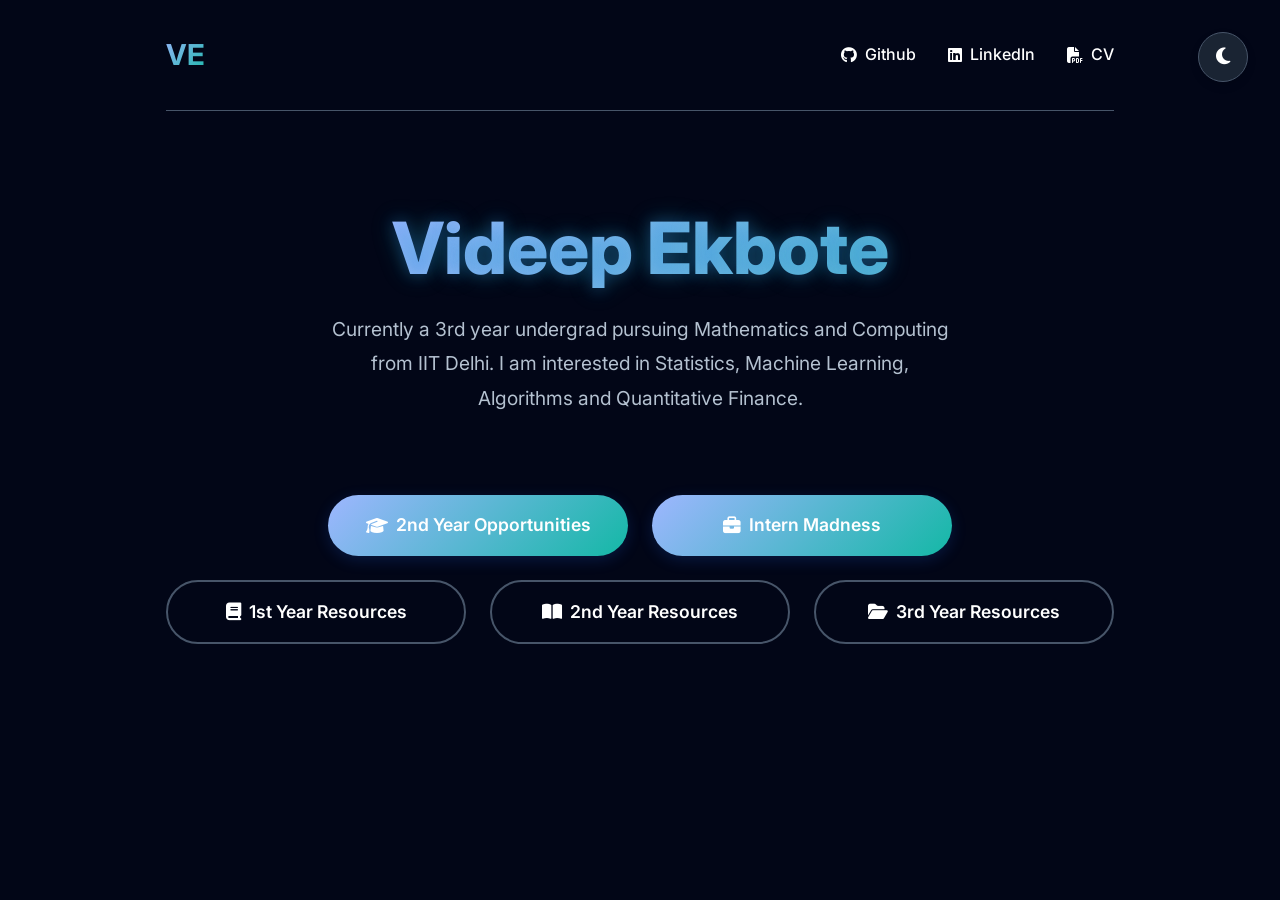
<file: index.html>
<!DOCTYPE html>
<html lang="en">
<head>
    <meta charset="UTF-8">
    <meta name="viewport" content="width=device-width, initial-scale=1.0">
    <title>Videep Ekbote</title>
    <link href="https://fonts.googleapis.com/css2?family=Inter:wght@300;400;500;600;700&display=swap" rel="stylesheet">
    <link rel="stylesheet" href="https://cdnjs.cloudflare.com/ajax/libs/font-awesome/6.4.0/css/all.min.css">
    <style>
        :root {
            --primary: #9eb6ff;   /* Blue */
            --primary-dark: #2563eb;
            --primary-light: #60a5fa;
            --secondary: #14b8a6; /* Jade */
            --accent: #5eead4;    /* Light Jade */
            --dark: #ffffff;      /* Light text for dark background */
            --darker: #ffffff;    /* Lighter text */
            --light: #1a2433;     /* Card background */
            --lighter: #020617;   /* Main background */
            --gray: #b4c1d0;      /* Brighter Muted text */
            --gray-light: #475569;/* Brighter Borders */
            --success: #22c55e;   /* Jade Green */
            --gradient: linear-gradient(135deg, var(--primary), var(--secondary));
        }
        * {
            margin: 0;
            padding: 0;
            box-sizing: border-box;
        }
        body {
            font-family: 'Inter', sans-serif;
            color: var(--dark);
            background-color: var(--lighter);
            line-height: 1.6;
            overflow-x: hidden;
            user-select: none;
            -webkit-user-select: none;
            -moz-user-select: none;
            -ms-user-select: none;
            cursor: default;
            min-height: 100vh;
            display: flex;
            flex-direction: column;
            transition: background-color 0.3s ease, color 0.3s ease;
        }

        /* Custom Scrollbar */
        ::-webkit-scrollbar {
            width: 12px;
            height: 12px;
        }

        ::-webkit-scrollbar-track {
            background: var(--lighter);
        }

        ::-webkit-scrollbar-thumb {
            background-color: var(--primary);
            border-radius: 0;
            border: 3px solid var(--lighter);
        }

        ::-webkit-scrollbar-thumb:hover {
            background-color: var(--primary-light);
        }

        html.light-mode {
            --primary: #2563eb;
            --primary-dark: #1d4ed8;
            --primary-light: #3b82f6;
            --secondary: #7c3aed;
            --accent: #ec4899;
            --dark: #0f172a;
            --darker: #020617;
            --light: #f8fafc;
            --lighter: #ffffff;
            --gray: #64748b;
            --gray-light: #e2e8f0;
            --success: #10b981;
            --gradient: linear-gradient(135deg, var(--primary), var(--secondary), var(--accent));
        }

        .theme-toggle {
            position: fixed;
            top: 2rem;
            right: 2rem;
            width: 50px;
            height: 50px;
            border-radius: 50%;
            background: var(--light);
            border: 1px solid var(--gray-light);
            cursor: pointer;
            z-index: 100;
            display: flex;
            align-items: center;
            justify-content: center;
            overflow: hidden;
            transition: all 0.3s ease;
            box-shadow: 0 4px 10px rgba(0,0,0,0.1);
        }

        .theme-toggle:hover {
            transform: scale(1.1);
            box-shadow: 0 6px 15px rgba(0,0,0,0.15);
        }

        .theme-toggle i {
            font-size: 1.2rem;
            color: var(--dark);
            transition: transform 0.4s ease, opacity 0.4s ease;
            position: absolute;
        }

        .theme-toggle .fa-sun {
            opacity: 0;
            transform: translateY(20px);
        }

        .theme-toggle .fa-moon {
            opacity: 1;
            transform: translateY(0);
        }

        html.light-mode .theme-toggle .fa-sun {
            opacity: 1;
            transform: translateY(0);
        }

        html.light-mode .theme-toggle .fa-moon {
            opacity: 0;
            transform: translateY(-20px);
        }

        html.light-mode h1 {
            text-shadow: 0 0 15px rgba(59, 130, 246, 0.2), 0 0 25px rgba(13, 148, 136, 0.2);
        }

        .container {
            max-width: 1200px;
            margin: 0 auto;
            padding: 0 2rem;
            flex: 1;
        }

        header {
            padding: 2rem 0;
            display: flex;
            justify-content: space-between;
            align-items: center;
            border-bottom: 1px solid var(--gray-light);
        }

        .logo {
            font-size: 1.8rem;
            font-weight: 700;
            background: var(--gradient);
            -webkit-background-clip: text;
            background-clip: text;
            color: transparent;
        }

        nav ul {
            display: flex;
            list-style: none;
            gap: 2rem;
        }

        nav a {
            color: var(--dark);
            text-decoration: none;
            font-weight: 500;
            transition: color 0.3s;
            position: relative;
            display: flex;
            align-items: center;
            gap: 0.5rem;
        }

        nav a::after {
            content: '';
            position: absolute;
            bottom: -5px;
            left: 0;
            width: 0;
            height: 2px;
            background: var(--gradient);
            transition: width 0.3s ease;
        }

        nav a:hover {
            color: var(--primary);
        }

        nav a:hover::after {
            width: 100%;
        }

        .hero {
            display: flex;
            flex-direction: column;
            justify-content: center;
            align-items: center;
            text-align: center;
            min-height: 70vh;
            padding: 2rem 0;
        }

        h1 {
            font-size: 4.5rem;
            font-weight: 800;
            margin-bottom: 1.5rem;
            background: var(--gradient);
            -webkit-background-clip: text;
            background-clip: text;
            color: transparent;
            line-height: 1.1;
            position: relative;
            display: inline-block;
            transition: all 0.5s cubic-bezier(0.25, 0.46, 0.45, 0.94);
            transform-origin: center;
            background-size: 200% 200%;
            text-shadow: 0 0 15px rgba(59, 130, 246, 0.3), 0 0 25px rgba(20, 184, 166, 0.3);
        }

        h1:hover {
            transform: scale(1.02) translateY(-2px);
            background-position: 100% 100%;
            text-shadow: 0 0 25px rgba(59, 130, 246, 0.5), 0 0 40px rgba(20, 184, 166, 0.5);
        }

        .tagline {
            font-size: 1.5rem;
            font-weight: 300;
            color: var(--gray);
            margin-bottom: 2.5rem;
            max-width: 600px;
        }

        .intro-text {
            font-size: 1.2rem;
            color: var(--gray);
            margin-bottom: 3rem;
            max-width: 620px;
            line-height: 1.8;
        }

        .button-container {
            display: flex;
            gap: 1.5rem;
            margin-top: 2rem;
            flex-wrap: wrap;
            justify-content: center;
        }

        .btn {
            padding: 1rem 2rem;
            border-radius: 50px;
            font-weight: 600;
            font-size: 1.1rem;
            text-decoration: none;
            transition: all 0.3s ease;
            display: inline-flex;
            align-items: center;
            gap: 0.5rem;
            width: 300px;
            justify-content: center;
        }

        .btn-primary {
            background: var(--gradient);
            color: white;
            box-shadow: 0 4px 15px rgba(37, 99, 235, 0.2);
        }

        .btn-primary:hover {
            transform: translateY(-3px);
            box-shadow: 0 8px 25px rgba(37, 99, 235, 0.3);
        }

        .btn-secondary {
            background: transparent;
            color: var(--dark);
            border: 2px solid var(--gray-light);
        }

        .btn-secondary:hover {
            border-color: var(--primary);
            color: var(--primary);
            transform: translateY(-3px);
        }

        footer {
            background: var(--light);
            color: var(--dark);
            padding: 3rem 0;
            margin-top: 4rem;
            border-top: 1px solid var(--gray-light);
            text-align: center;
        }

        .footer-content {
            display: flex;
            flex-direction: column;
            gap: 1rem;
        }

        .footer-text {
            color: var(--gray);
            font-size: 1rem;
        }

        .built-with {
            color: var(--gray);
            font-size: 0.9rem;
        }

        @media (max-width: 768px) {
            h1 {
                font-size: 3rem;
            }
            
            .tagline {
                font-size: 1.2rem;
            }
            
            .intro-text {
                font-size: 1.1rem;
            }
            
            .button-container {
                flex-direction: column;
                align-items: center;
            }
            
            .btn {
                width: 100%;
                max-width: 300px;
            }
            
            nav ul {
                gap: 1rem;
            }
        }

        @media (max-width: 480px) {
            header {
                flex-direction: column;
                gap: 1rem;
            }
            
            h1 {
                font-size: 2.5rem;
            }
            
            .tagline {
                font-size: 1.1rem;
            }
            
            nav ul {
                flex-direction: column;
                gap: 0.5rem;
                text-align: center;
            }
        }
    </style>
    <script>
        // Prevents FOUC by applying theme before page renders
        (function() {
            const theme = localStorage.getItem('theme');
            if (theme === 'light') {
                document.documentElement.classList.add('light-mode');
            }
        })();
    </script>
</head>
<body>
    <div class="container">
        <header>
            <div class="logo">VE</div>
            <nav>
                <ul>
                    <li><a href="https://github.com/VideepEkbote" target="_blank">
                        <i class="fab fa-github"></i> Github
                    </a></li>
                    <li><a href="https://www.linkedin.com/in/videep-ekbote-4a302028a/" target="_blank">
                        <i class="fab fa-linkedin"></i> LinkedIn
                    </a></li>
                    <li><a href="https://drive.google.com/file/d/1tG66jRkku1NBeJ4f1cf7bjxu2Tebgpsp/view?usp=sharing" target="_blank">
                        <i class="fas fa-file-pdf"></i> CV
                    </a></li>
                </ul>
            </nav>
        </header>

        <section class="hero">
            <h1>Videep Ekbote</h1>
            
            <p class="intro-text">Currently a 3rd year undergrad pursuing Mathematics and Computing from IIT Delhi. I am interested in Statistics, Machine Learning, Algorithms and Quantitative Finance.</p>
            
            <div class="button-container">
                <a href="opportunities.html" class="btn btn-primary">
                    <i class="fas fa-graduation-cap"></i> 2nd Year Opportunities
                </a>
                <a href="intern.html" class="btn btn-primary">
                    <i class="fas fa-briefcase"></i> Intern Madness
                </a>
            </div>
            <div class="button-container" style="margin-top: 1.5rem;">
    <a href="https://csciitd-my.sharepoint.com/:f:/g/personal/mt1230940_iitd_ac_in/EiJhomfPqqVJkM21-rRtwpYBIDw2zrP868uzYDTVpXJiJw?e=KSuPKW" class="btn btn-secondary">
        <i class="fas fa-book"></i> 1st Year Resources
    </a>

    <a href="https://csciitd-my.sharepoint.com/:f:/g/personal/mt1230940_iitd_ac_in/Eu2NyNTBAplHoQ4VUOW_xYsBrOpgyRwZQIT-Whn2f3f-tA?e=DD2fxE" class="btn btn-secondary">
        <i class="fas fa-book-open"></i> 2nd Year Resources
    </a>

    <a href="https://csciitd-my.sharepoint.com/:f:/g/personal/mt1230940_iitd_ac_in/IgAp19LcIBxZQoMJlw1ktUzaAUIFTF5bAdW2saiAFjVvPm4?e=iPjog2" class="btn btn-secondary">
        <i class="fas fa-folder-open"></i> 3rd Year Resources
    </a>
</div>


        </section>
    </div>

    <div class="theme-toggle" id="themeToggle">
        <i class="fas fa-moon"></i>
        <i class="fas fa-sun"></i>
    </div>

    <script>
        // Simple animation for elements when they come into view
        document.addEventListener('DOMContentLoaded', function() {
            const heroContent = document.querySelector('.hero');
            
            // Initial state for animation
            heroContent.style.opacity = '0';
            heroContent.style.transform = 'translateY(20px)';
            
            // Animate in
            setTimeout(() => {
                heroContent.style.transition = 'opacity 0.8s ease, transform 0.8s ease';
                heroContent.style.opacity = '1';
                heroContent.style.transform = 'translateY(0)';
            }, 100);
            
            // Button hover effects
            const buttons = document.querySelectorAll('.btn');
            buttons.forEach(btn => {
                btn.addEventListener('mouseenter', function() {
                    this.style.transform = 'translateY(-3px)';
                });
                
                btn.addEventListener('mouseleave', function() {
                    this.style.transform = 'translateY(0)';
                });
            });

            // Theme toggle
            const themeToggle = document.getElementById('themeToggle');
            const body = document.body;
            const html = document.documentElement;

            const setTheme = (theme) => {
                if (theme === 'light') {
                    html.classList.add('light-mode');
                    localStorage.setItem('theme', 'light');
                } else {
                    html.classList.remove('light-mode');
                    localStorage.setItem('theme', 'dark');
                }
            };

            // The initial theme is set by the script in the <head>
            // This script only needs to handle the click event
            themeToggle.addEventListener('click', () => {
                if (html.classList.contains('light-mode')) {
                    setTheme('dark');
                } else {
                    setTheme('light');
                }
            });
        });
    </script>
</body>
</html>
</file>
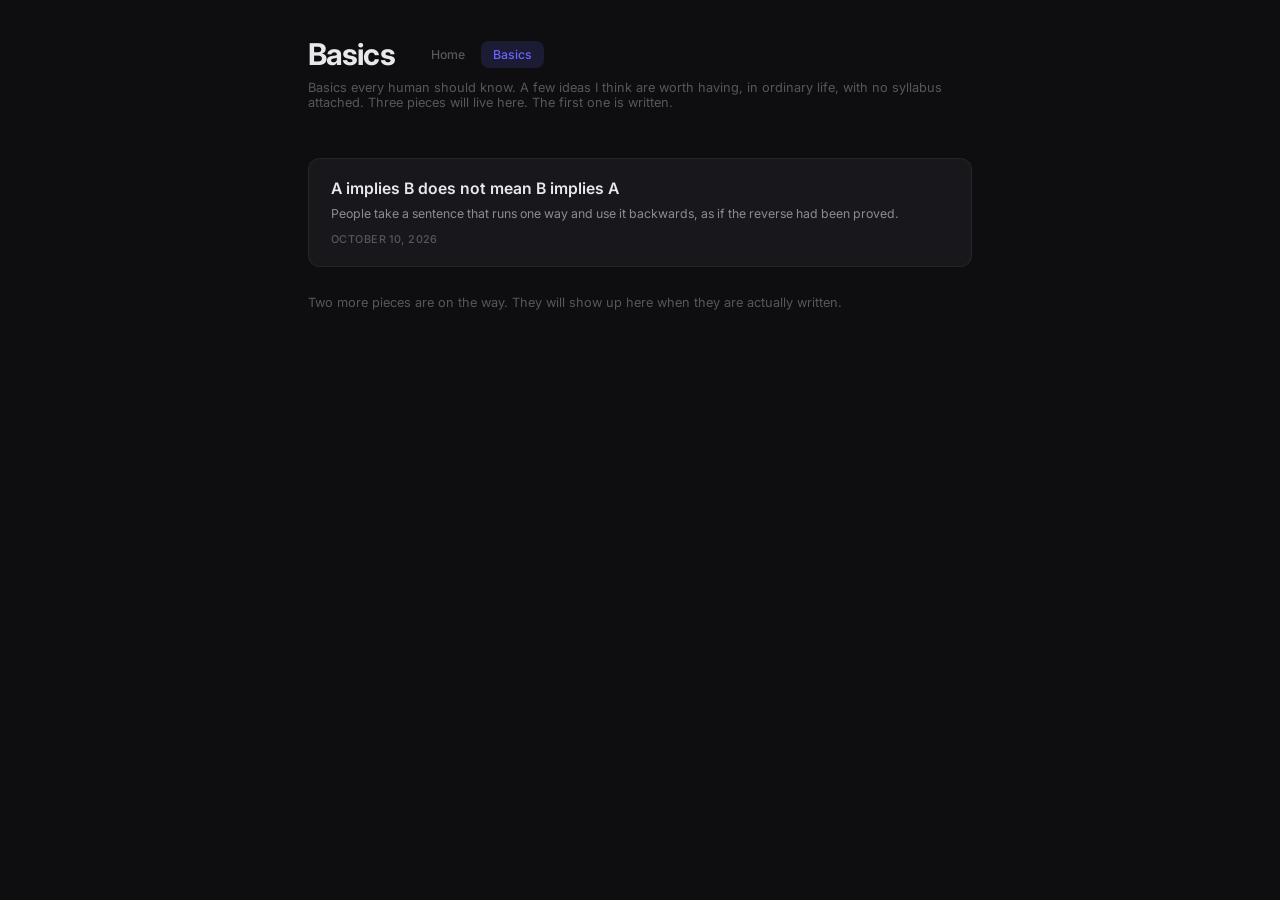
<file: basics/index.html>
<!DOCTYPE html>
<html lang="en">
<head>
    <meta charset="UTF-8">
    <meta name="viewport" content="width=device-width, initial-scale=1.0">
    <title>Basics | Videep Ekbote</title>
    <meta name="description" content="Basics every human should know. A small set of pieces about ordinary reasoning, starting with why A implies B does not mean B implies A.">
    <link href="https://fonts.googleapis.com/css2?family=Inter:wght@300;400;500;600;700&display=swap" rel="stylesheet">
    <link rel="stylesheet" href="css/basics.css">
</head>
<body>
    <div class="blog-page">
        <header class="blog-header">
            <div class="blog-header-top">
                <div class="header-brand">
                    <h1>Basics</h1>
                    <nav class="header-nav">
                        <a href="../index.html" class="nav-link">Home</a>
                        <a href="./" class="nav-link active" aria-current="page">Basics</a>
                    </nav>
                </div>
            </div>
            <p class="blog-subtitle">Basics every human should know. A few ideas I think are worth having, in ordinary life, with no syllabus attached. Three pieces will live here. The first one is written.</p>
        </header>
        <!--
            Adding a piece: copy a blog-card below and point it at a new folder
            with its own index.html. Leave the card out until the piece exists.
        -->
        <div class="blog-list">
            <a class="blog-card" href="a-implies-b/">
                <div class="blog-card-title">A implies B does not mean B implies A</div>
                <div class="blog-card-excerpt">People take a sentence that runs one way and use it backwards, as if the reverse had been proved.</div>
                <div class="blog-card-date">October 10, 2026</div>
            </a>
        </div>
        <p class="blog-more">Two more pieces are on the way. They will show up here when they are actually written.</p>
    </div>
</body>
</html>
</file>
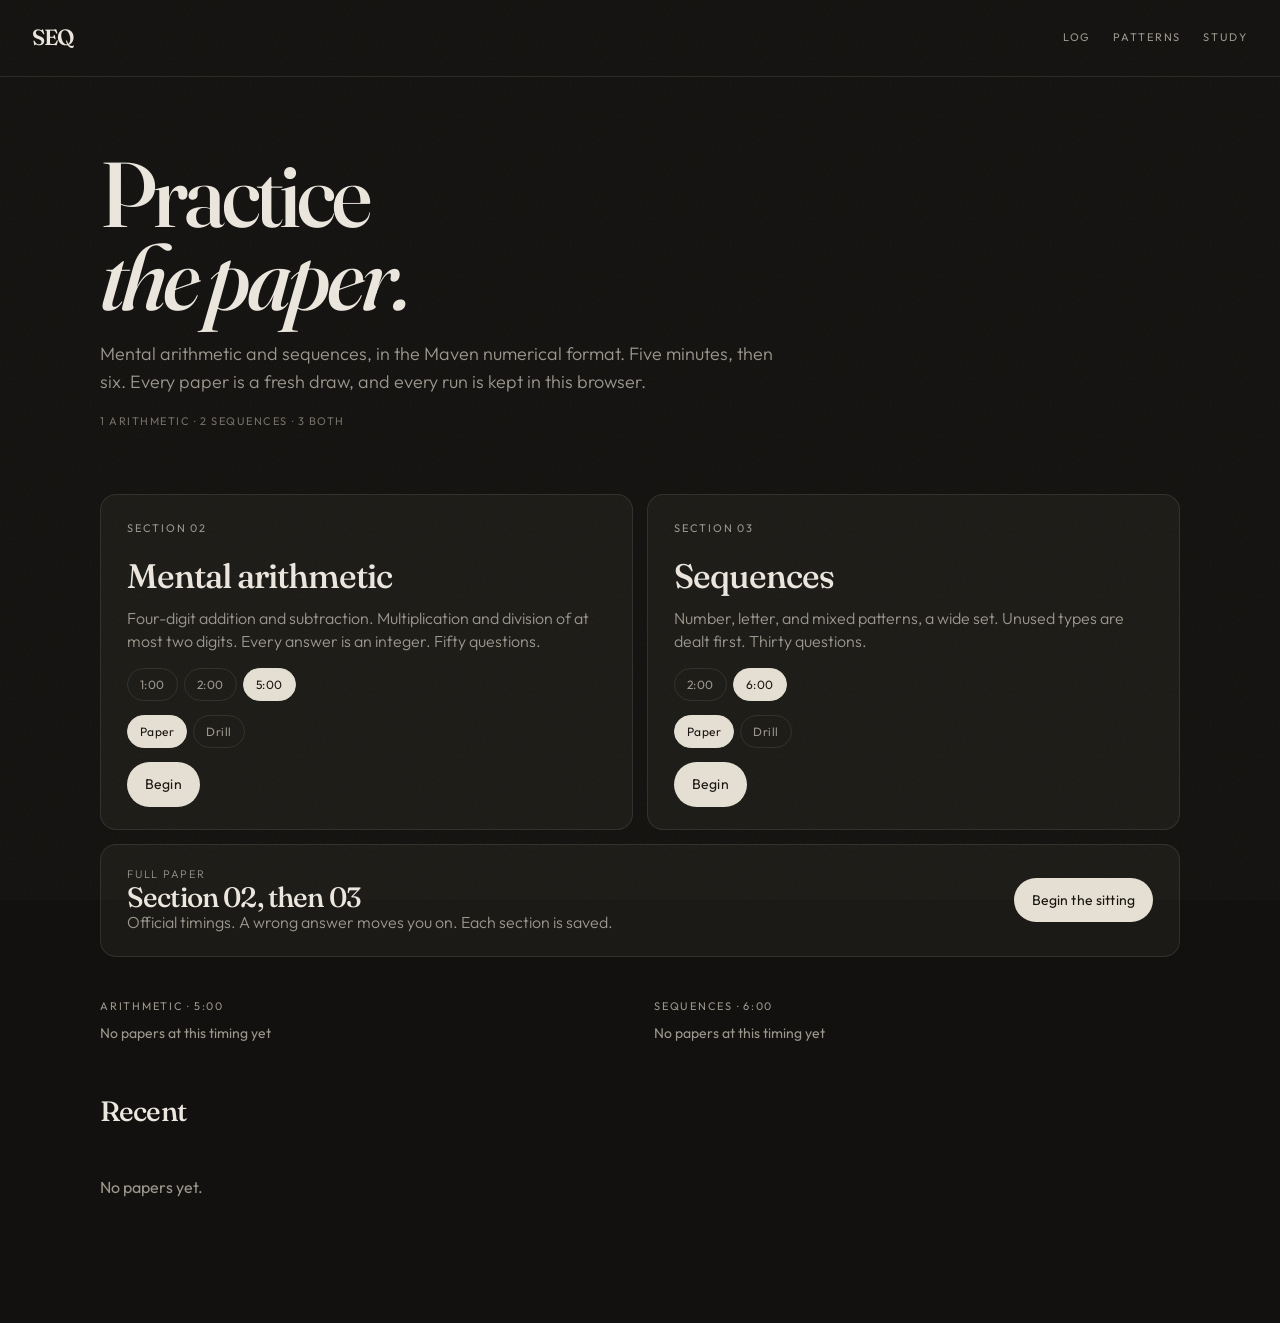
<file: practice/index.html>
<!DOCTYPE html>
<html lang="en">
<head>
  <meta charset="utf-8">
  <meta name="viewport" content="width=device-width, initial-scale=1">
  <meta name="color-scheme" content="dark">
  <meta name="theme-color" content="#12110f">
  <title>SEQ</title>
  <link rel="preconnect" href="https://fonts.googleapis.com">
  <link rel="preconnect" href="https://fonts.gstatic.com" crossorigin>
  <link href="https://fonts.googleapis.com/css2?family=Fraunces:ital,opsz,wght@0,9..144,500;0,9..144,560;1,9..144,500&family=IBM+Plex+Mono:wght@400;500&family=Outfit:wght@300;400;500&display=swap" rel="stylesheet">
  <link rel="stylesheet" href="css/app.css">
  <link rel="icon" href="data:image/svg+xml,%3Csvg xmlns='http://www.w3.org/2000/svg' viewBox='0 0 32 32'%3E%3Crect width='32' height='32' fill='%2312110f'/%3E%3Ctext x='16' y='22' text-anchor='middle' font-family='Georgia' font-size='16' fill='%23e6e0d4'%3ES%3C/text%3E%3C/svg%3E">
</head>
<body>
  <div id="app"></div>
  <div id="live" class="sr-only" aria-live="polite"></div>
  <noscript>SEQ needs JavaScript to run the papers and keep the log.</noscript>
  <script src="js/store.js"></script>
  <script src="js/math.js"></script>
  <script src="js/bank.js"></script>
  <script src="js/sequences.js"></script>
  <script src="js/app.js"></script>
</body>
</html>
</file>
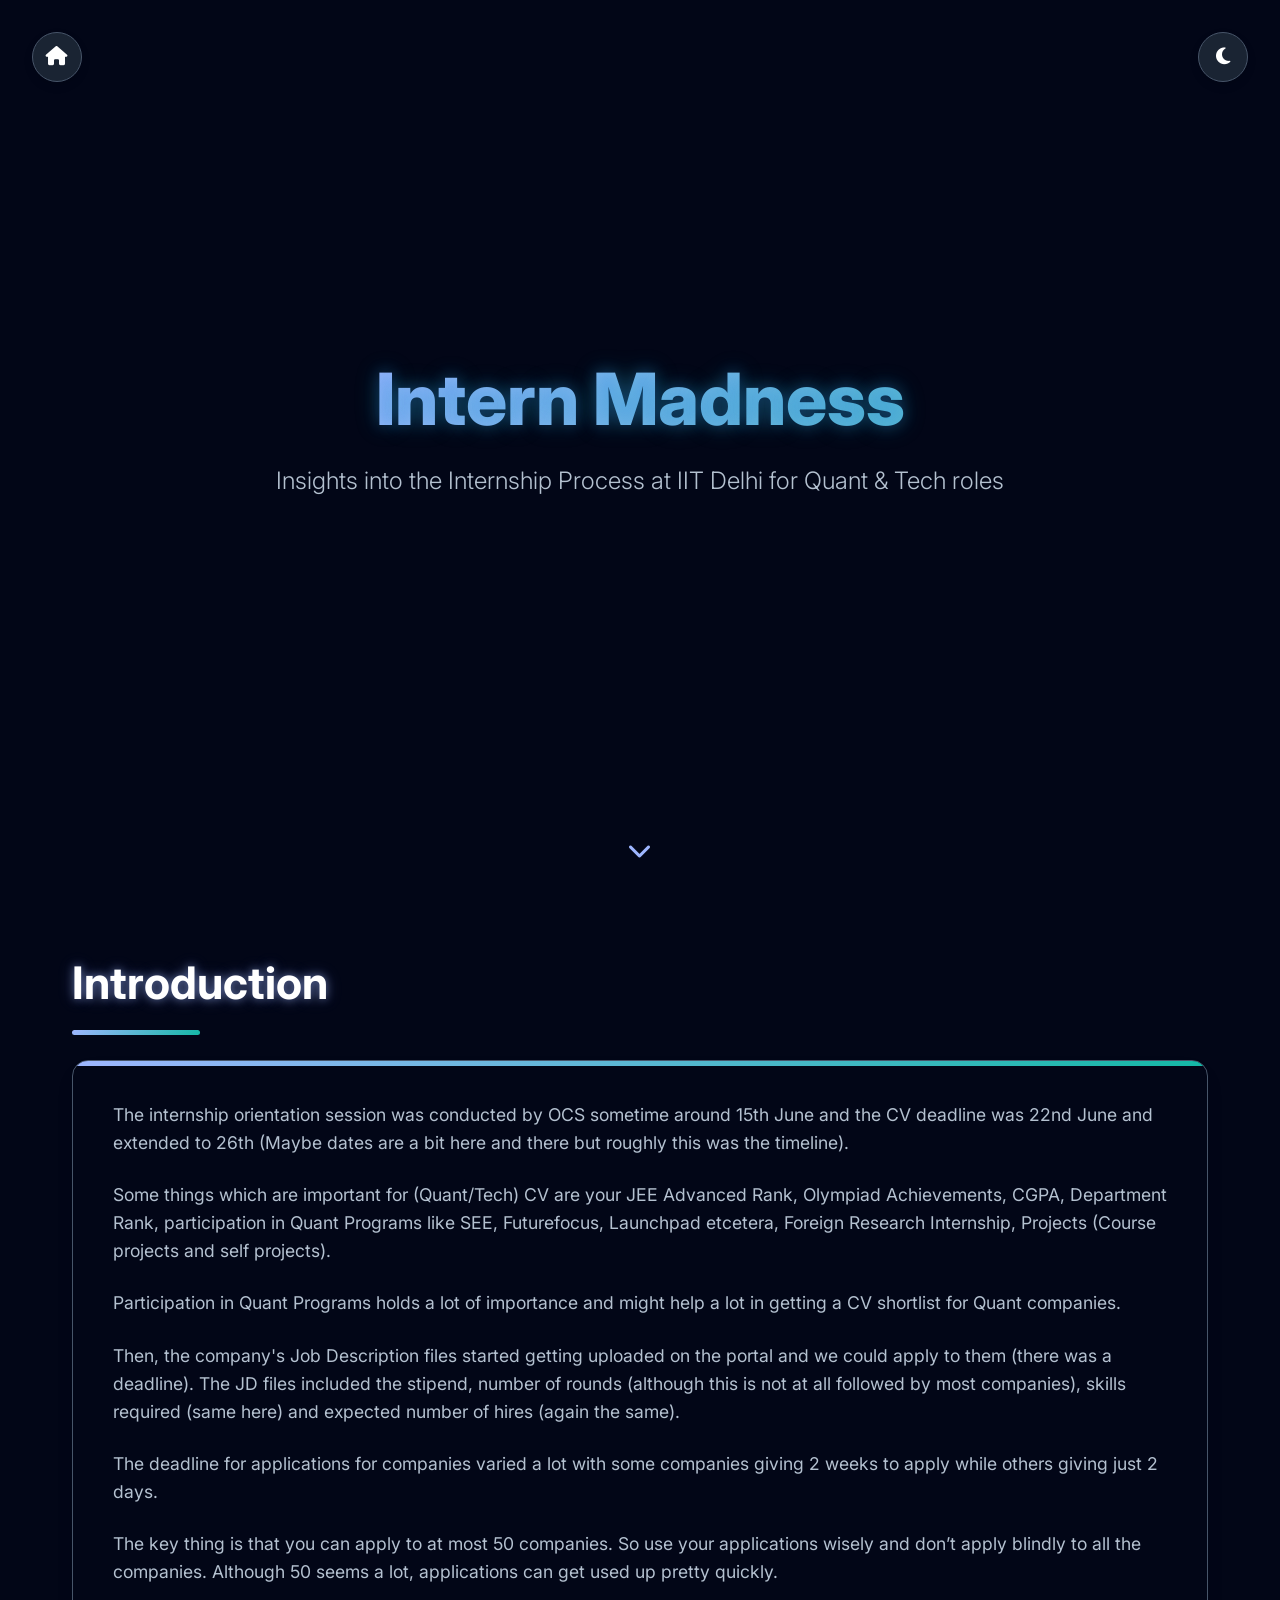
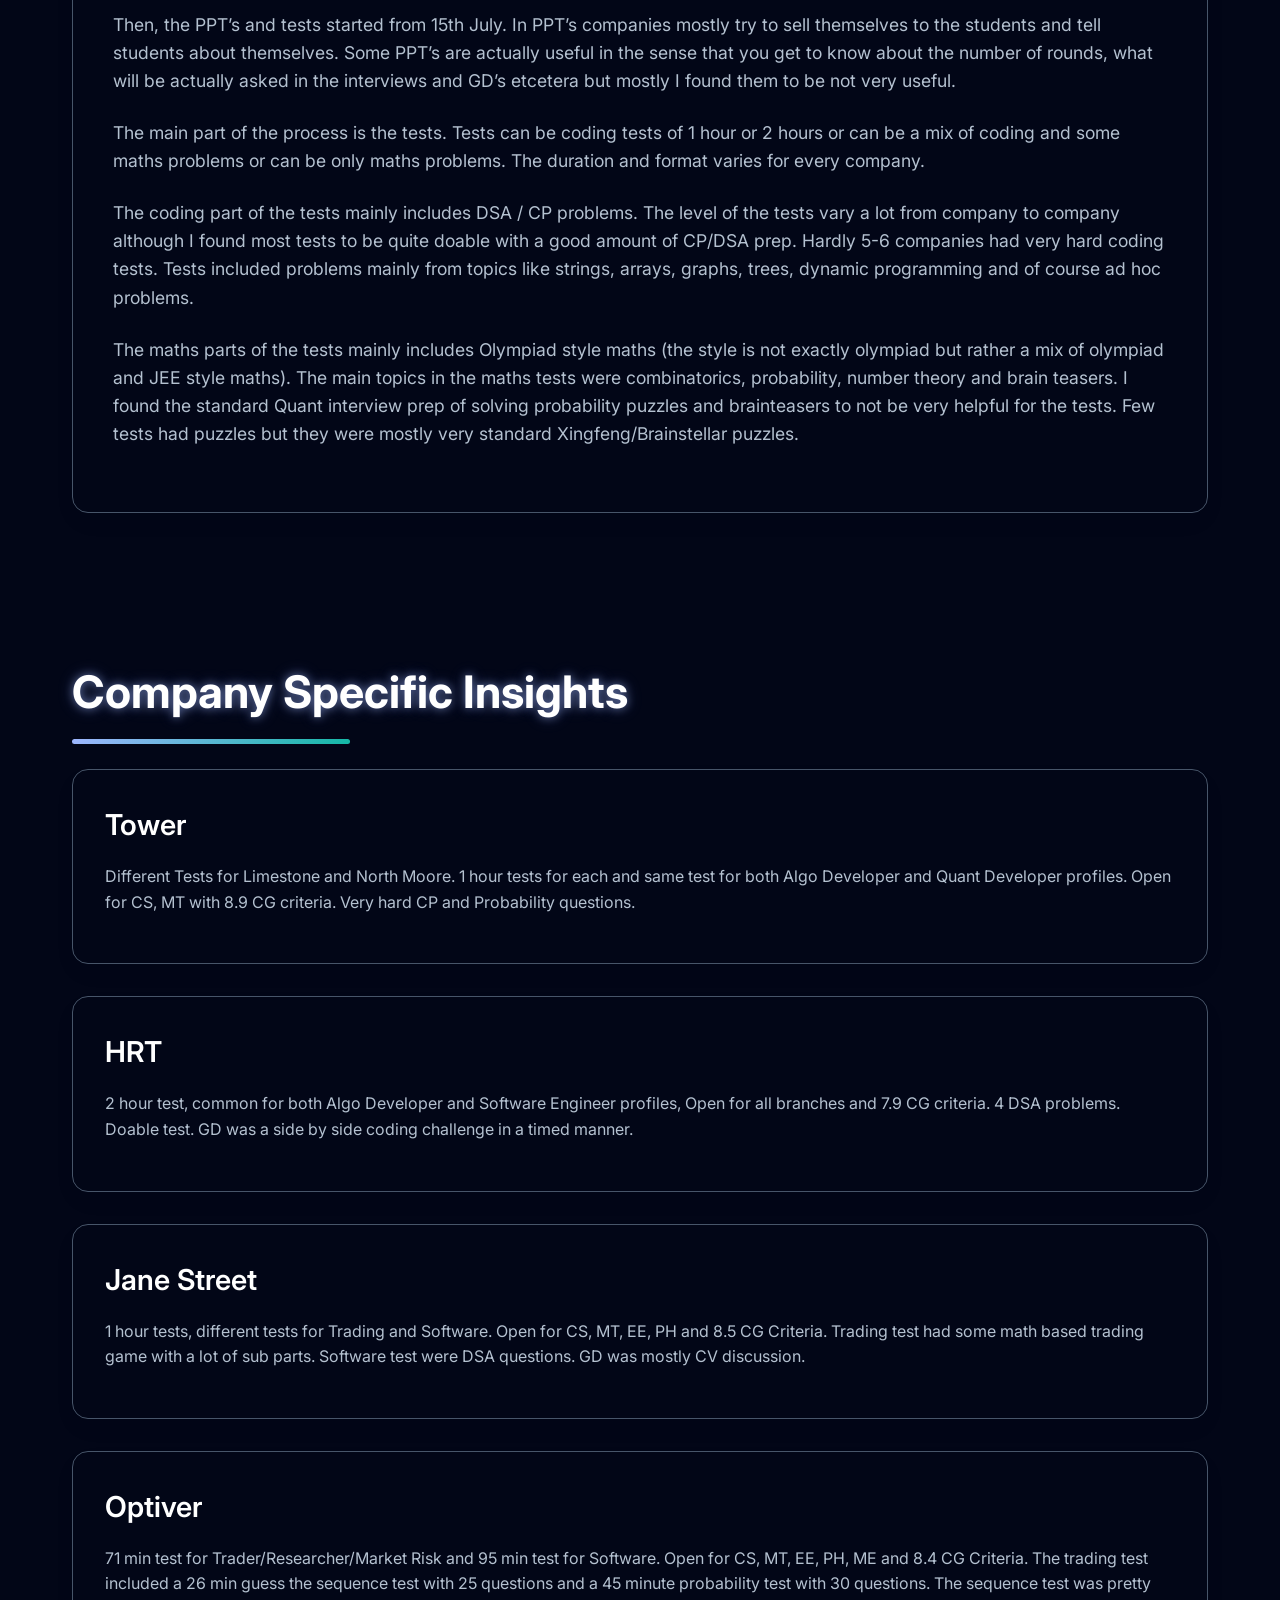
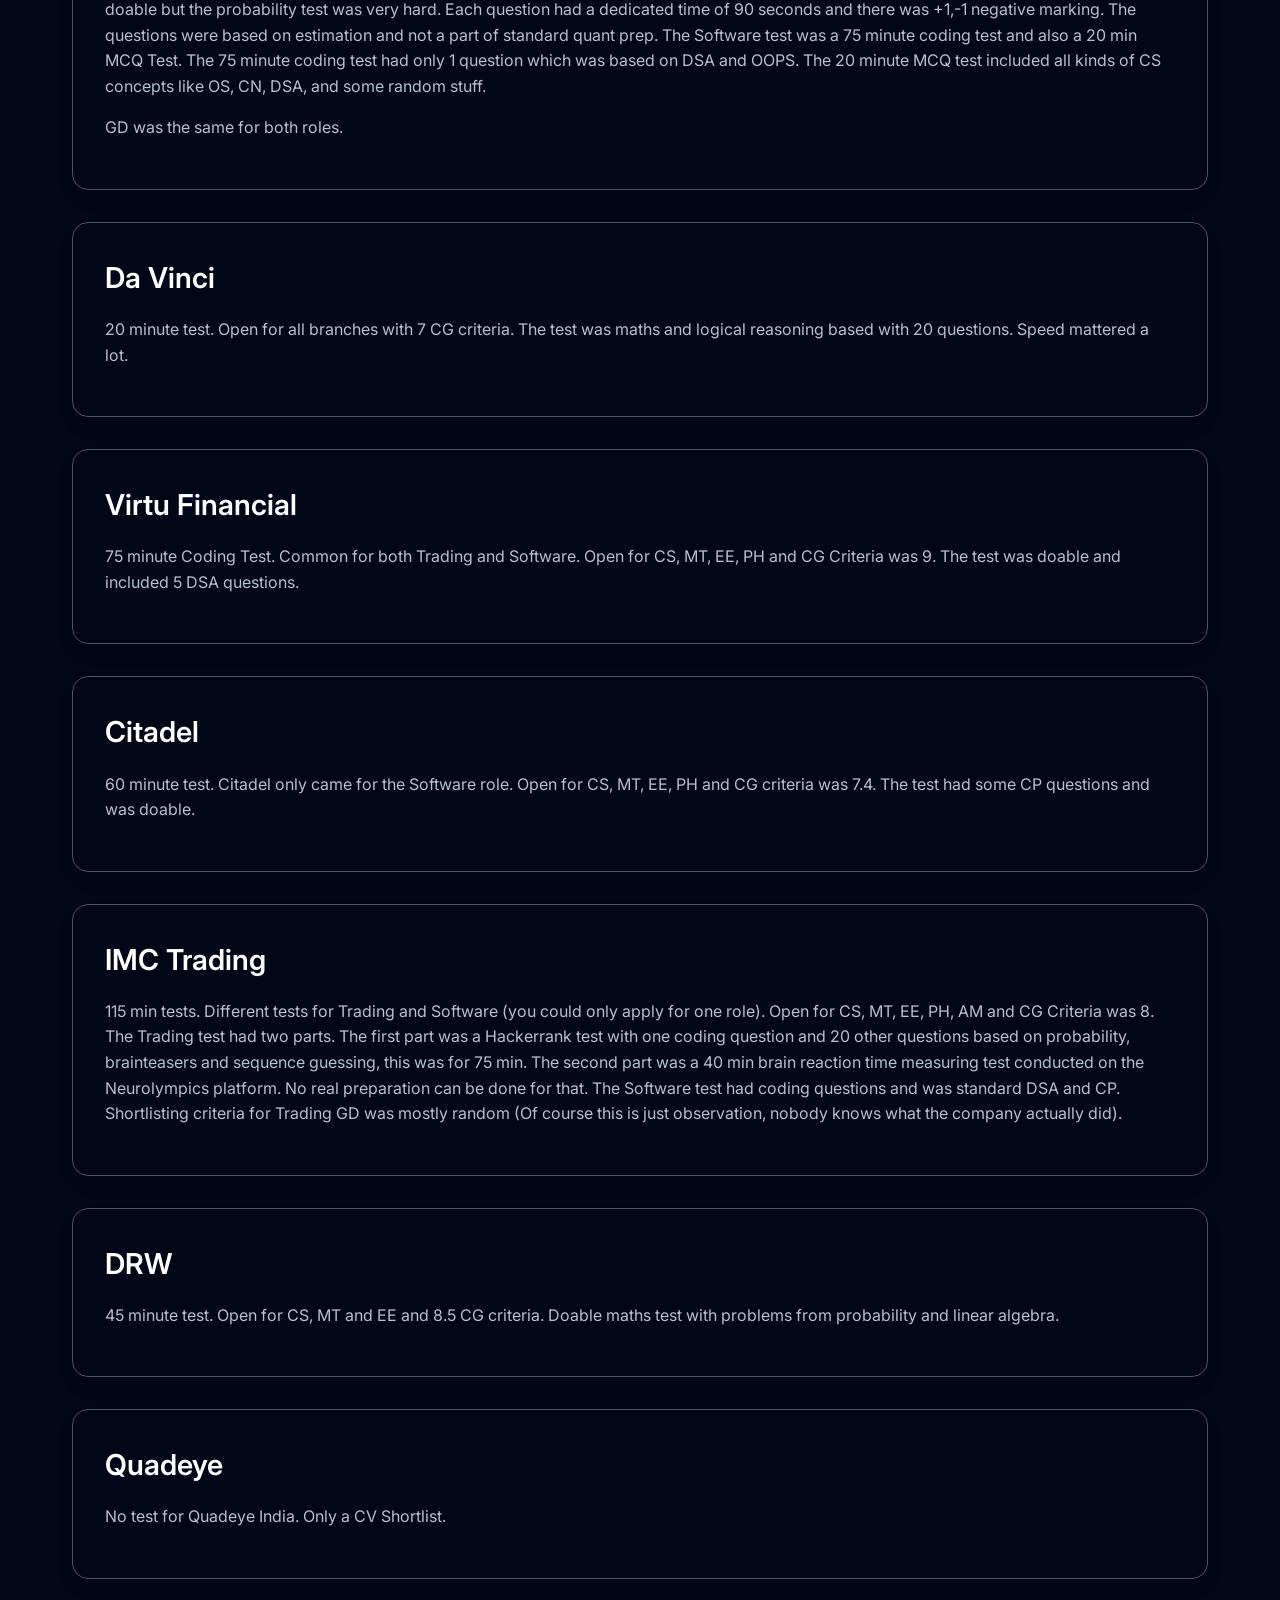
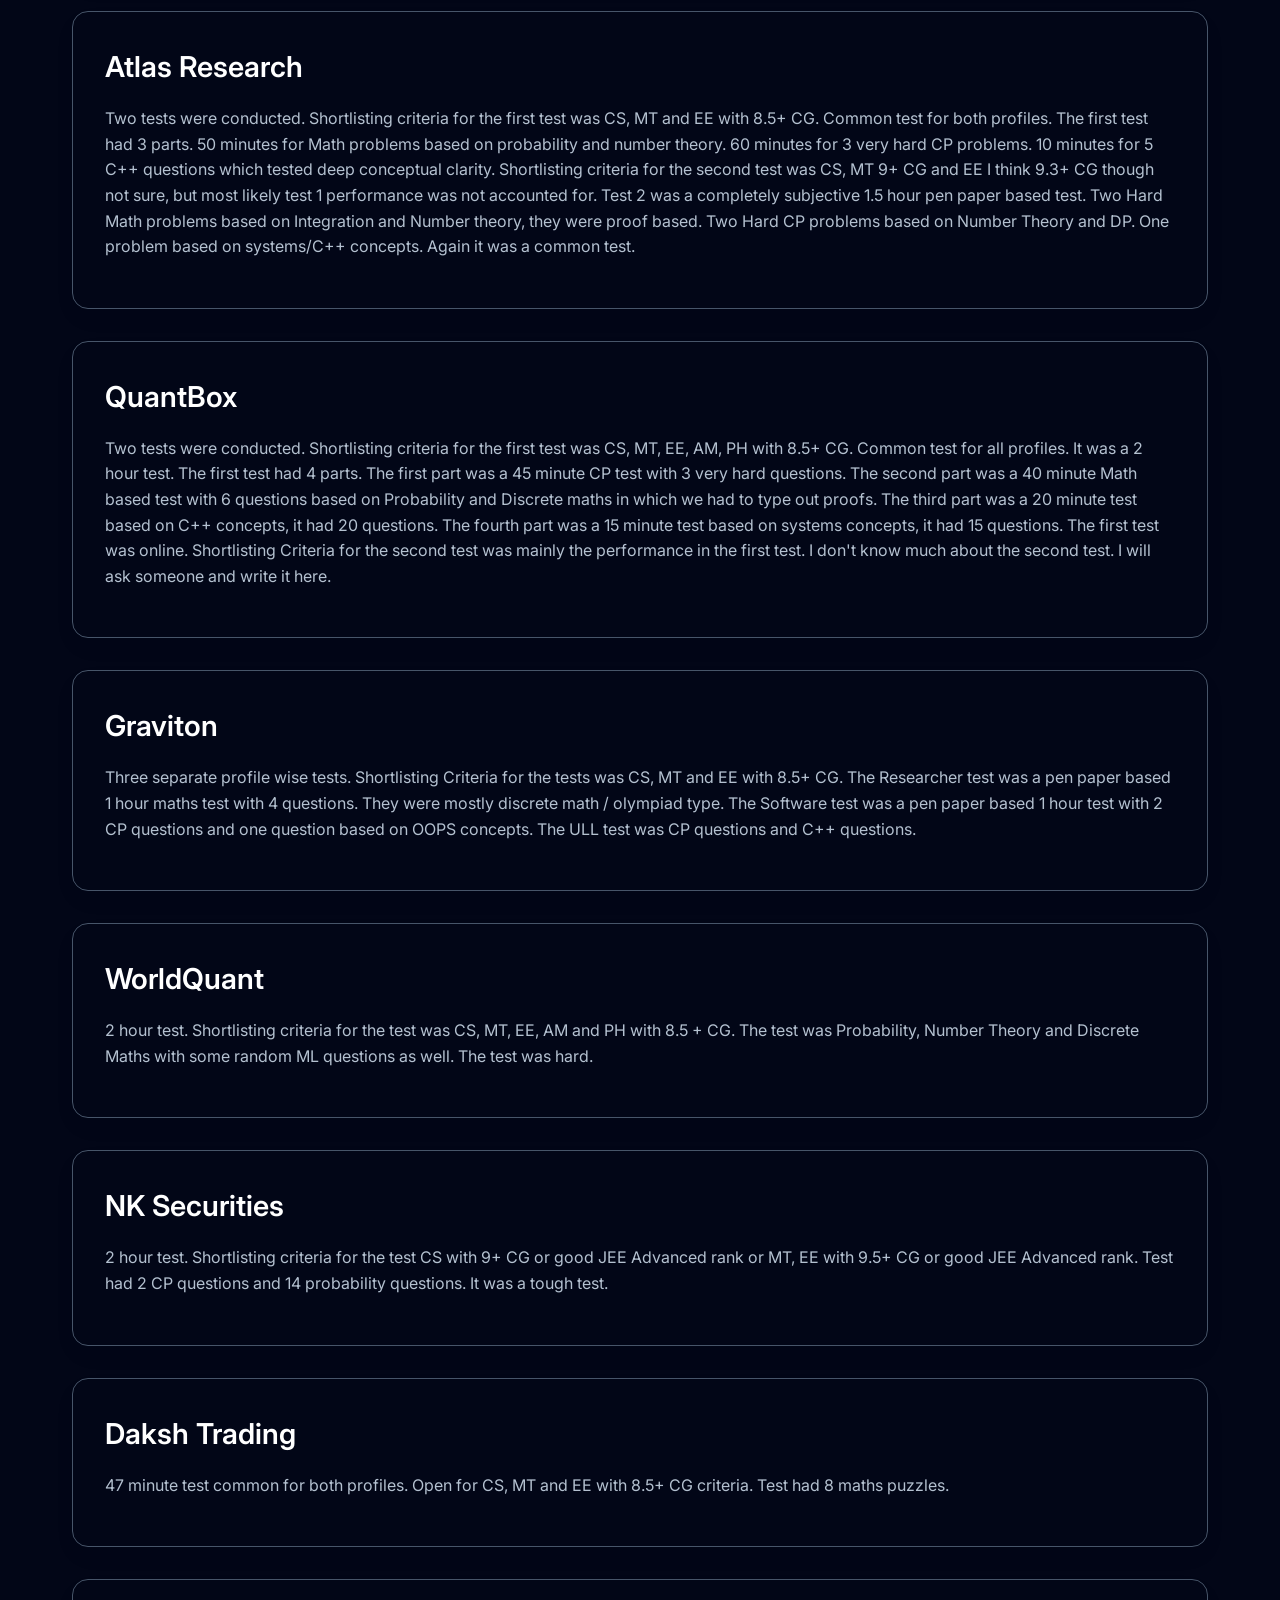
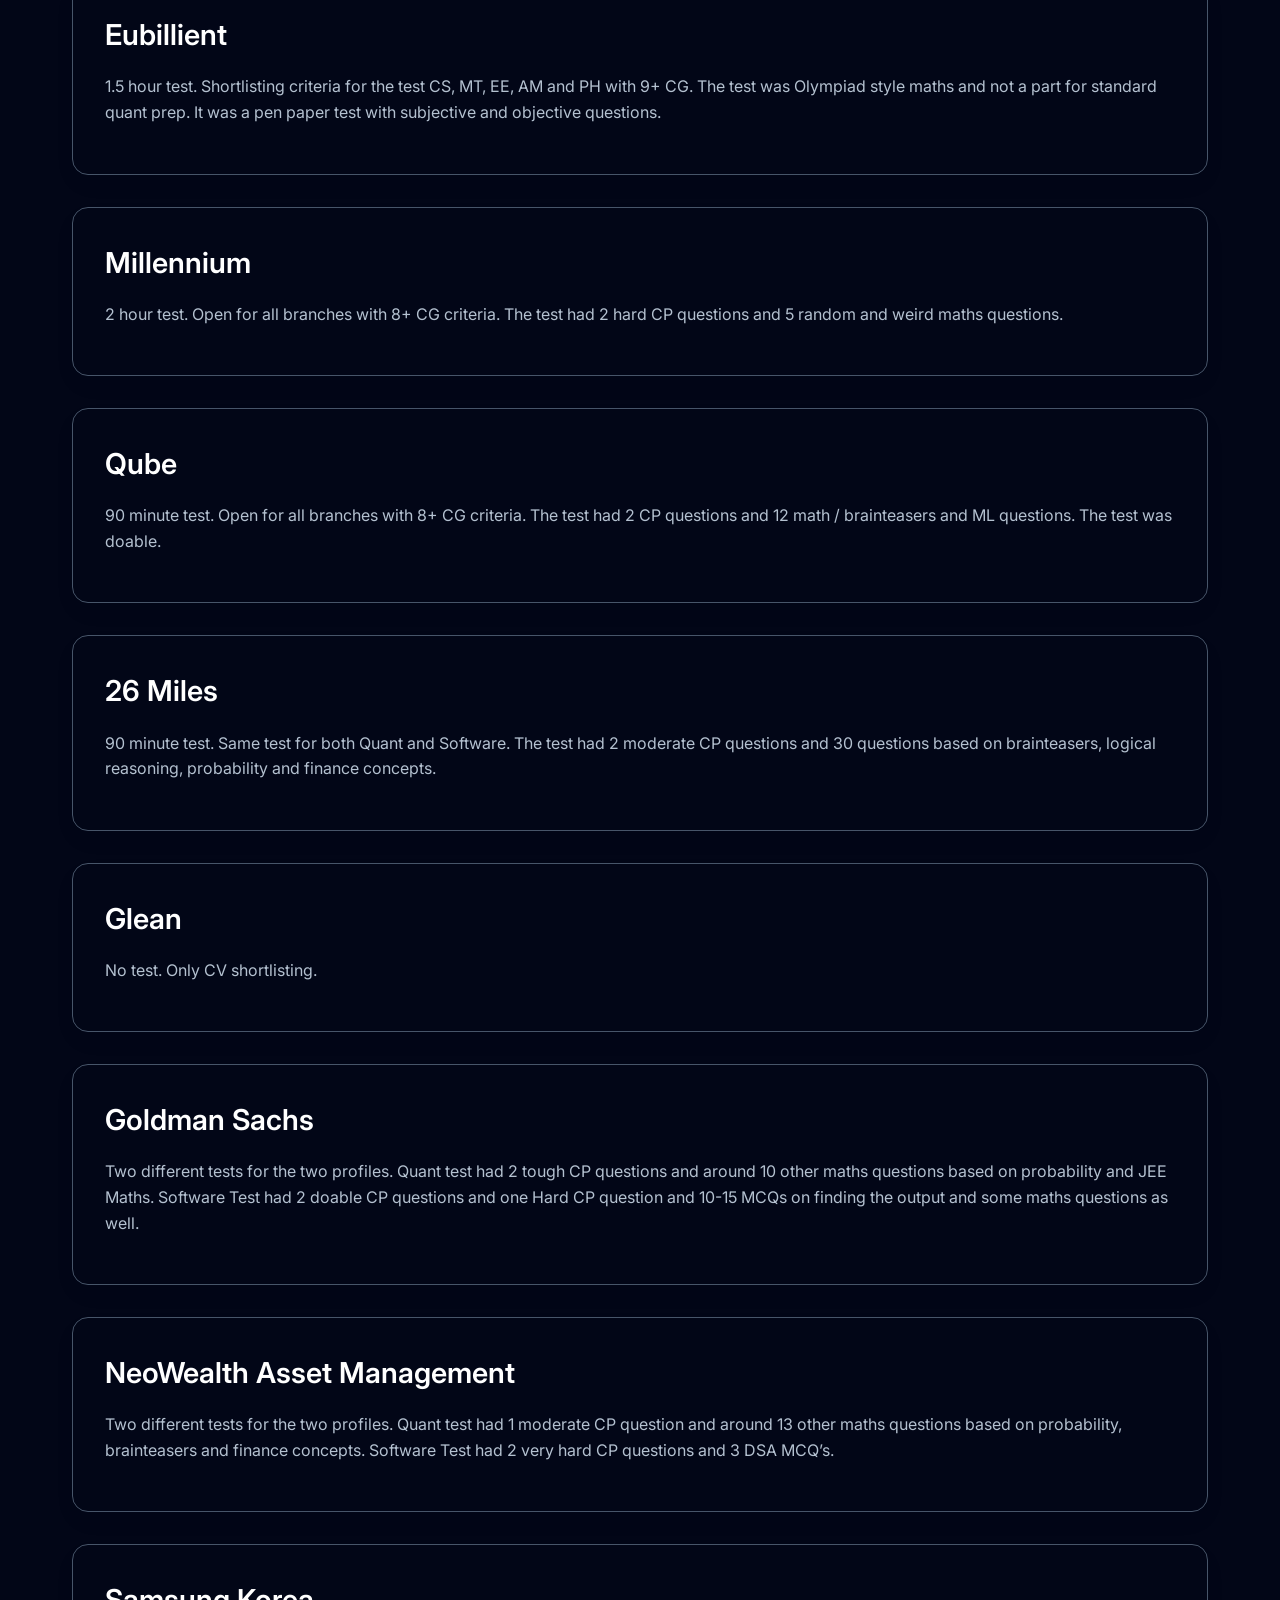
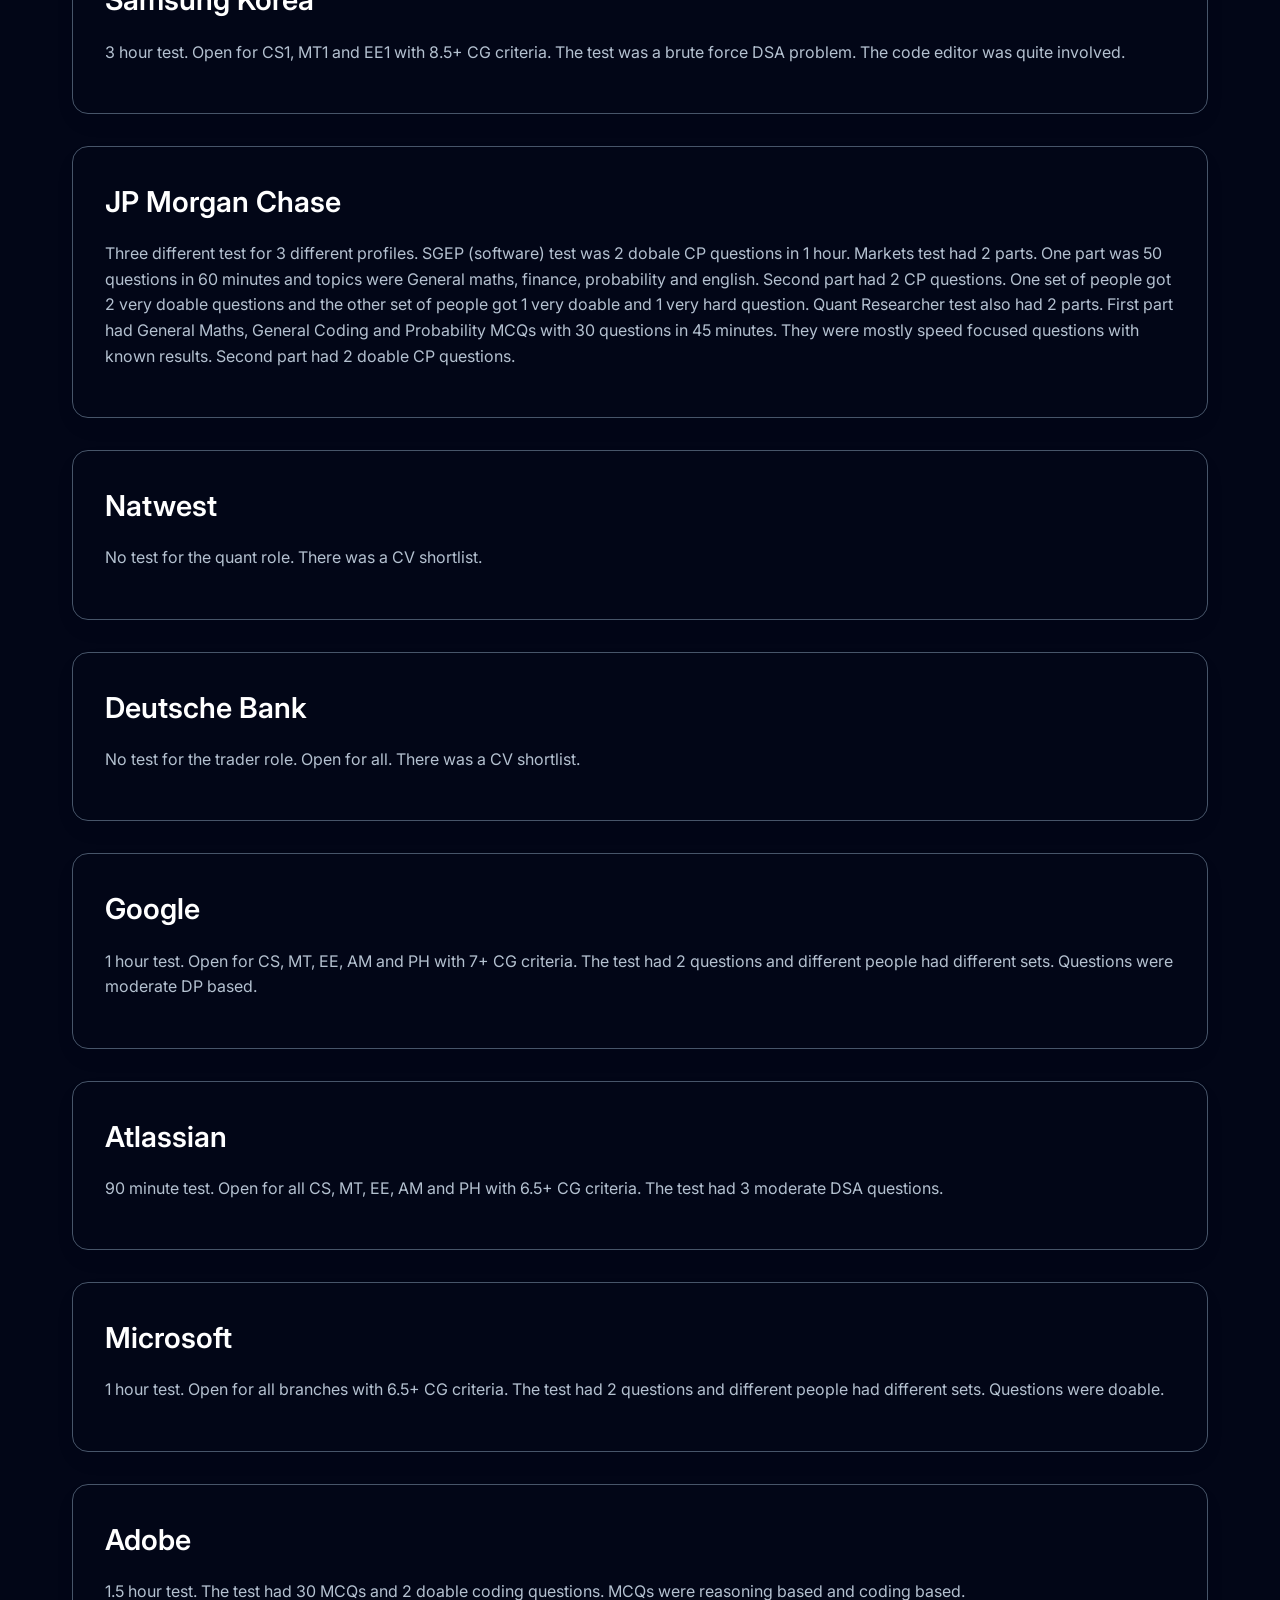
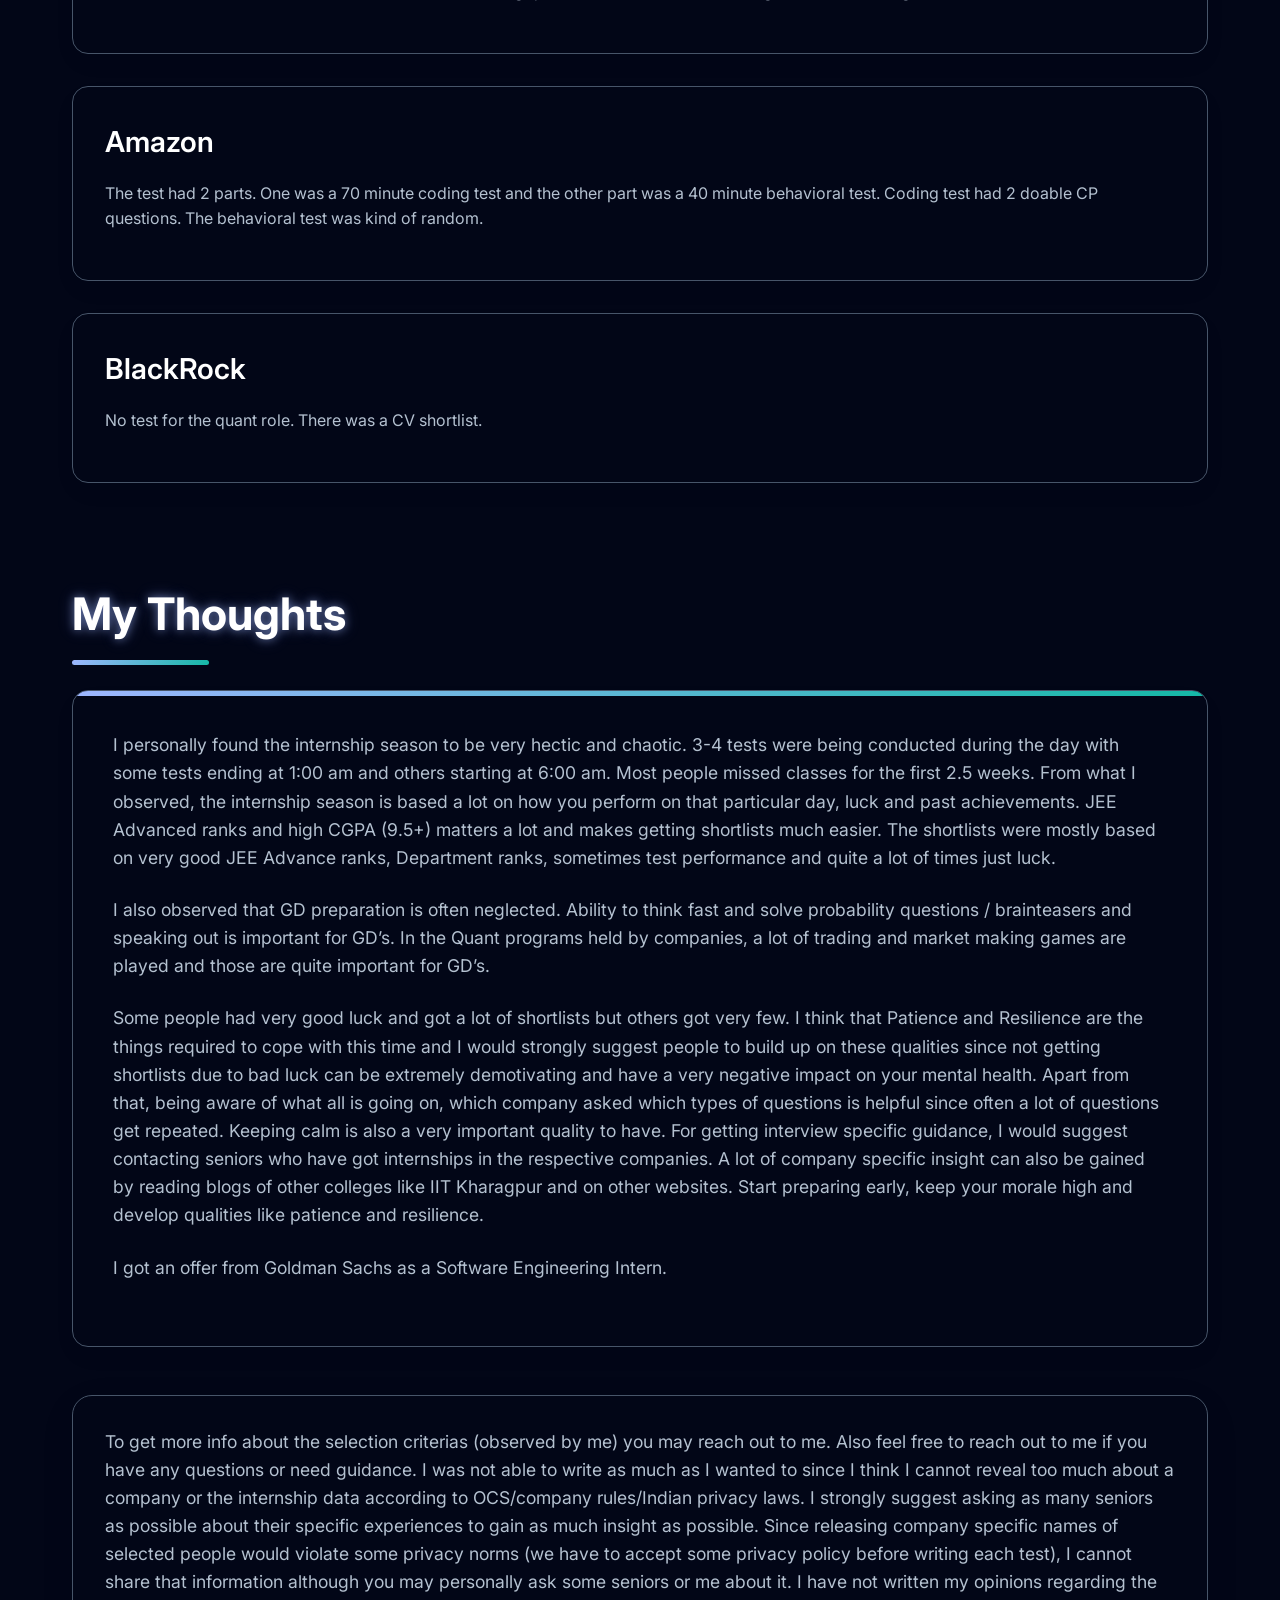
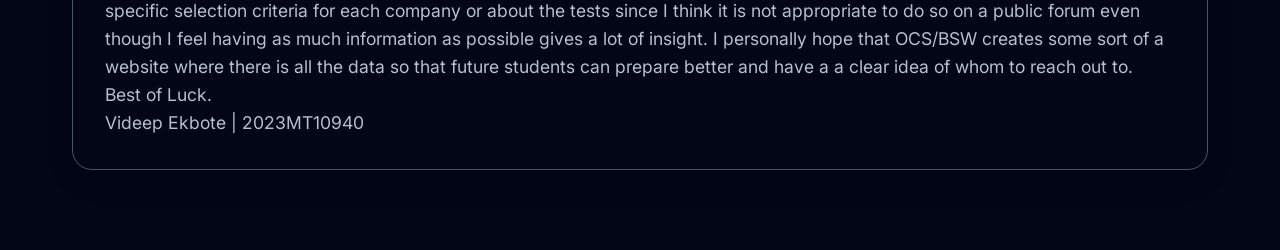
<file: intern.html>
<!DOCTYPE html>
<html lang="en">
<head>
    <meta charset="UTF-8">
    <meta name="viewport" content="width=device-width, initial-scale=1.0">
    <title>Intern Madness</title>
    <link href="https://fonts.googleapis.com/css2?family=Inter:wght@300;400;500;600;700;800&display=swap" rel="stylesheet">
    <link rel="stylesheet" href="https://cdnjs.cloudflare.com/ajax/libs/font-awesome/6.4.0/css/all.min.css">
    <style>
        :root {
            --primary: #9eb6ff;   /* Blue */
            --primary-dark: #2563eb;
            --primary-light: #60a5fa;
            --secondary: #14b8a6; /* Jade */
            --accent: #5eead4;    /* Light Jade */
            --dark: #ffffff;      /* Light text for dark background */
            --darker: #ffffff;    /* Lighter text */
            --light: #1a2433;     /* Card background */
            --lighter: #020617;   /* Main background */
            --gray: #b4c1d0;      /* Brighter Muted text */
            --gray-light: #475569;/* Brighter Borders */
            --success: #22c55e;   /* Jade Green */
            --gradient: linear-gradient(135deg, var(--primary), var(--secondary));
        }
        * {
            margin: 0;
            padding: 0;
            box-sizing: border-box;
        }
        body {
            font-family: 'Inter', sans-serif;
            color: var(--dark);
            background-color: var(--lighter);
            line-height: 1.6;
            overflow-x: hidden;
            user-select: none;
            -webkit-user-select: none;
            -moz-user-select: none;
            -ms-user-select: none;
            cursor: default;
            transition: background-color 0.3s ease, color 0.3s ease;
        }

        /* Custom Scrollbar */
        ::-webkit-scrollbar {
            width: 12px;
            height: 12px;
        }

        ::-webkit-scrollbar-track {
            background: var(--lighter);
        }

        ::-webkit-scrollbar-thumb {
            background-color: var(--primary);
            border-radius: 0;
            border: 3px solid var(--lighter);
        }

        ::-webkit-scrollbar-thumb:hover {
            background-color: var(--primary-light);
        }

        html.light-mode {
            --primary: #2563eb;
            --primary-dark: #1d4ed8;
            --primary-light: #3b82f6;
            --secondary: #7c3aed;
            --accent: #ec4899;
            --dark: #0f172a;
            --darker: #020617;
            --light: #f8fafc;
            --lighter: #ffffff;
            --gray: #64748b;
            --gray-light: #e2e8f0;
            --success: #10b981;
            --gradient: linear-gradient(135deg, var(--primary), var(--secondary), var(--accent));
        }

        .theme-toggle {
            position: fixed;
            top: 2rem;
            right: 2rem;
            width: 50px;
            height: 50px;
            border-radius: 50%;
            background: var(--light);
            border: 1px solid var(--gray-light);
            cursor: pointer;
            z-index: 100;
            display: flex;
            align-items: center;
            justify-content: center;
            overflow: hidden;
            transition: all 0.3s ease;
            box-shadow: 0 4px 10px rgba(0,0,0,0.1);
        }

        .theme-toggle:hover {
            transform: scale(1.1);
            box-shadow: 0 6px 15px rgba(0,0,0,0.15);
        }

        .theme-toggle i {
            font-size: 1.2rem;
            color: var(--dark);
            transition: transform 0.4s ease, opacity 0.4s ease;
            position: absolute;
        }

        .theme-toggle .fa-sun {
            opacity: 0;
            transform: translateY(20px);
        }

        .theme-toggle .fa-moon {
            opacity: 1;
            transform: translateY(0);
        }

        html.light-mode .theme-toggle .fa-sun {
            opacity: 1;
            transform: translateY(0);
        }

        html.light-mode .theme-toggle .fa-moon {
            opacity: 0;
            transform: translateY(-20px);
        }

        html.light-mode h1 {
            text-shadow: 0 0 15px rgba(59, 130, 246, 0.2), 0 0 25px rgba(13, 148, 136, 0.2);
        }

        html.light-mode h2 {
            text-shadow: 0 0 8px rgba(59, 130, 246, 0.3), 0 0 16px rgba(59, 130, 246, 0.2);
        }

        html.light-mode .back-to-top:hover {
            box-shadow: 0 8px 25px rgba(59, 130, 246, 0.4), 0 5px 15px rgba(13, 148, 136, 0.3);
        }

        .header-container {
            min-height: 100vh;
            background: var(--lighter);
            position: relative;
            overflow: hidden;
            display: flex;
            align-items: center;
            justify-content: center;
        }
        .header-content {
            text-align: center;
            padding: 2rem;
            max-width: 900px;
            z-index: 10;
            position: relative;
        }
        h1 {
            font-size: 4.5rem;
            font-weight: 800;
            margin-bottom: 1.5rem;
            background: var(--gradient);
            -webkit-background-clip: text;
            background-clip: text;
            color: transparent;
            line-height: 1.1;
            position: relative;
            display: inline-block;
            transition: all 0.5s cubic-bezier(0.25, 0.46, 0.45, 0.94);
            transform-origin: center;
            background-size: 200% 200%;
            text-shadow: 0 0 15px rgba(59, 130, 246, 0.3), 0 0 25px rgba(20, 184, 166, 0.3);
        }

        h1:hover {
            transform: scale(1.02) translateY(-2px);
            background-position: 100% 100%;
            text-shadow: 0 0 25px rgba(59, 130, 246, 0.5), 0 0 40px rgba(20, 184, 166, 0.5);
        }

        .subtitle {
            font-size: 1.5rem;
            font-weight: 300;
            color: var(--gray);
            margin-bottom: 2.5rem;
            max-width: 800px;
            margin-left: auto;
            margin-right: auto;
        }

        .info-note {
            background: var(--light);
            color: var(--dark);
            padding: 2rem;
            border-radius: 20px;
            margin-bottom: 2rem;
            border: 1px solid var(--gray-light);
            box-shadow: 0 10px 40px rgba(0, 0, 0, 0.05);
            transition: all 0.3s ease;
        }

        #my-thoughts .info-note {
            background-color: var(--lighter);
            border-color: var(--gray-light);
        }

        .info-note:hover {
            transform: translateY(-5px);
            box-shadow: 0 12px 40px rgba(0, 0, 0, 0.1);
        }

        .info-note p {
            margin-bottom: 0;
            font-size: 1.1rem;
        }
        .scroll-down {
            position: absolute;
            bottom: 30px;
            left: 50%;
            transform: translateX(-50%);
            color: var(--primary);
            font-size: 1.5rem;
            animation: bounce 2s infinite;
        }
        @keyframes bounce {
            0%, 20%, 50%, 80%, 100% {
                transform: translateY(0) translateX(-50%);
            }
            40% {
                transform: translateY(-20px) translateX(-50%);
            }
            60% {
                transform: translateY(-10px) translateX(-50%);
            }
        }
        .container {
            max-width: 1200px;
            margin: 0 auto;
            padding: 0 2rem;
        }
        section {
            padding: 3rem 0;
            transition: opacity 0.6s ease-out, transform 0.6s ease-out;
        }
        section.visible {
            opacity: 1;
            transform: translateY(0);
        }
        h2 {
            font-size: 2.8rem;
            font-weight: 700;
            margin-bottom: 2.5rem;
            color: var(--dark);
            position: relative;
            display: inline-block;
            transition: all 0.4s cubic-bezier(0.25, 0.46, 0.45, 0.94);
            cursor: default;
            text-shadow: 0 0 8px rgba(158, 182, 255, 0.5), 0 0 16px rgba(158, 182, 255, 0.3);
        }

        h2::after {
            content: '';
            position: absolute;
            bottom: -15px;
            left: 0;
            width: 50%;
            height: 5px;
            background: var(--gradient);
            border-radius: 3px;
            transition: all 0.5s ease;
        }

        h2:hover {
            transform: translateY(-3px);
            color: var(--primary);
        }

        h2:hover::after {
            width: 100%;
            background: linear-gradient(135deg, var(--accent), var(--secondary));
            height: 6px;
        }

        h3 {
            font-size: 1.8rem;
            font-weight: 600;
            margin: 2rem 0 1rem;
            color: var(--dark);
            transition: all 0.4s cubic-bezier(0.25, 0.46, 0.45, 0.94);
            display: inline-block;
            cursor: default;
            position: relative;
            transform-origin: left center;
        }

        h3::before {
            content: '';
            position: absolute;
            bottom: -5px;
            left: 0;
            width: 0;
            height: 3px;
            background: var(--primary);
            transition: all 0.4s ease;
            border-radius: 2px;
        }

        h3:hover {
            transform: scale(1.02);
            color: var(--primary);
        }

        h3:hover::before {
            width: 100%;
        }

        .company-card h3 {
            font-size: 1.8rem;
            font-weight: 600;
            margin: 0 0 1rem;
            color: var(--dark);
            transition: all 0.4s cubic-bezier(0.25, 0.46, 0.45, 0.94);
            display: inline-block;
            cursor: default;
            position: relative;
            transform-origin: left center;
            text-shadow: none;
        }

        .company-card h3:hover {
            transform: scale(1.02);
            color: var(--secondary);
            text-shadow: 0 0 15px rgba(20, 184, 166, 0.5);
        }

        .company-card h3::before {
            display: none;
        }
        p {
            margin-bottom: 1.5rem;
            color: var(--gray);
            font-size: 1.1rem;
        }
        .opportunity-card {
            background: var(--lighter);
            border-radius: 16px;
            box-shadow: 0 10px 25px -3px rgba(0, 0, 0, 0.05);
            padding: 2.5rem;
            margin-bottom: 3rem;
            transition: transform 0.3s, box-shadow 0.3s;
            border-left: 5px solid var(--primary);
            position: relative;
            overflow: hidden;
            border: 1px solid var(--gray-light);
        }
        .opportunity-card::before {
            content: '';
            position: absolute;
            top: 0;
            left: 0;
            width: 100%;
            height: 5px;
            background: var(--gradient);
        }
        .opportunity-card:hover {
            transform: translateY(-8px);
            box-shadow: 0 20px 35px -5px rgba(0, 0, 0, 0.08);
        }
        .program-flyer {
            background: linear-gradient(135deg, #f3f4f6, #e5e7eb);
            border-radius: 16px;
            padding: 2.5rem;
            margin: 2.5rem 0;
            border-left: 5px solid var(--secondary);
            position: relative;
        }
        .program-flyer::before {
            content: '';
            position: absolute;
            top: 0;
            left: 0;
            width: 100%;
            height: 5px;
            background: var(--secondary);
        }
        .program-flyer h3 {
            color: var(--secondary);
            margin-top: 0;
        }
        .pros-cons {
            display: flex;
            gap: 2rem;
            margin: 2.5rem 0;
        }
        .pros, .cons {
            flex: 1;
            padding: 1.8rem;
            border-radius: 16px;
        }
        .pros {
            background-color: rgba(16, 185, 129, 0.15);
            border-left: 4px solid var(--success);
        }
        .cons {
            background-color: rgba(239, 68, 68, 0.15);
            border-left: 4px solid #ef4444;
        }
        .pros h4, .cons h4 {
            font-size: 1.3rem;
            margin-bottom: 1.2rem;
            display: flex;
            align-items: center;
        }
        .pros h4::before {
            content: '✓';
            color: var(--success);
            margin-right: 0.5rem;
            font-weight: bold;
        }
        .cons h4::before {
            content: '✗';
            color: #ef4444;
            margin-right: 0.5rem;
            font-weight: bold;
        }
        ul, ol {
            margin-left: 1.8rem;
            margin-bottom: 1.8rem;
        }
        li {
            margin-bottom: 0.7rem;
            font-size: 1.1rem;
        }
        a {
            color: var(--primary);
            text-decoration: none;
            transition: color 0.3s;
            font-weight: 500;
        }
        a:hover {
            color: var(--primary-dark);
            text-decoration: underline;
        }
        .insight-box {
            background: linear-gradient(135deg, #e0f2fe, #dbeafe);
            border-radius: 16px;
            padding: 2rem;
            margin: 2.5rem 0;
            border-left: 4px solid var(--primary);
            position: relative;
        }
        .insight-box h3 {
            color: var(--primary);
            margin-top: 0;
            display: flex;
            align-items: center;
        }
        .insight-box h3::before {
            content: '💡';
            margin-right: 0.8rem;
            font-size: 1.5rem;
        }
        footer {
            background: var(--light);
            color: var(--dark);
            padding: 4rem 0;
            margin-top: 4rem;
            border-top: 1px solid var(--gray-light);
        }
        .footer-content {
            display: flex;
            justify-content: space-between;
            align-items: center;
        }
        .back-to-top {
            background: var(--gradient);
            color: white;
            width: 60px;
            height: 60px;
            border-radius: 50%;
            display: flex;
            align-items: center;
            justify-content: center;
            position: fixed;
            bottom: 2rem;
            right: 2rem;
            cursor: pointer;
            opacity: 0;
            transition: opacity 0.3s, transform 0.3s;
            z-index: 99;
            box-shadow: 0 5px 15px rgba(0, 0, 0, 0.1);
        }
        .back-to-top.visible {
            opacity: 1;
        }
        .back-to-top:hover {
            transform: translateY(-5px) scale(1.1);
            box-shadow: 0 8px 25px rgba(158, 182, 255, 0.5), 0 5px 15px rgba(20, 184, 166, 0.4);
        }

        .back-to-top i {
            transition: transform 0.4s cubic-bezier(0.25, 0.46, 0.45, 0.94);
        }

        .back-to-top:hover i {
            transform: rotate(360deg);
        }

        .company-grid {
            display: grid;
            grid-template-columns: 1fr;
            gap: 2rem;
        }

        .company-card {
            background: var(--lighter);
            border-radius: 16px;
            box-shadow: 0 10px 25px -3px rgba(0, 0, 0, 0.05);
            padding: 2rem;
            transition: transform 0.3s, box-shadow 0.3s;
            border-left: 5px solid var(--primary);
            position: relative;
            overflow: hidden;
            border: 1px solid var(--gray-light);
            display: flex;
            flex-direction: column;
        }

        .company-card::before {
            content: '';
            position: absolute;
            top: 0;
            left: 0;
            width: 100%;
            height: 5px;
            background: var(--gradient);
            transform: scaleX(0);
            transform-origin: left;
            transition: transform 0.4s ease-in-out;
        }

        .company-card:hover::before {
            transform: scaleX(1);
        }

        .company-card:hover {
            transform: translateY(-8px);
            box-shadow: 0 20px 35px -5px rgba(0, 0, 0, 0.08);
        }

        .company-card h3 {
            font-size: 1.8rem;
            font-weight: 600;
            margin: 0 0 1rem;
            color: var(--dark);
            transition: all 0.4s cubic-bezier(0.25, 0.46, 0.45, 0.94);
            display: inline-block;
            cursor: default;
            position: relative;
            transform-origin: left center;
        }

        .company-card h3::before {
            content: '';
            position: absolute;
            bottom: -5px;
            left: 0;
            width: 0;
            height: 3px;
            background: var(--primary);
            transition: all 0.4s ease;
            border-radius: 2px;
        }

        .company-card h3:hover {
            transform: scale(1.02);
            color: var(--primary);
        }

        .company-card h3:hover::before {
            width: 100%;
        }

        .company-card p {
            margin-bottom: 1rem;
            color: var(--gray);
            font-size: 1rem;
            flex-grow: 1;
        }

        .home-button {
            position: fixed;
            top: 2rem;
            left: 2rem;
            width: 50px;
            height: 50px;
            border-radius: 50%;
            background: var(--light);
            border: 1px solid var(--gray-light);
            cursor: pointer;
            z-index: 100;
            display: flex;
            align-items: center;
            justify-content: center;
            overflow: hidden;
            transition: all 0.3s ease;
            box-shadow: 0 4px 10px rgba(0,0,0,0.1);
            text-decoration: none;
        }

        .home-button:hover {
            transform: scale(1.1);
            box-shadow: 0 6px 15px rgba(0,0,0,0.15);
        }

        .home-button i {
            font-size: 1.2rem;
            color: var(--dark);
        }
        
        @media (max-width: 768px) {
            h1 {
                font-size: 3rem;
            }
           
            .subtitle {
                font-size: 1.2rem;
            }
           
            .pros-cons {
                flex-direction: column;
            }
           
            .footer-content {
                flex-direction: column;
                text-align: center;
                gap: 1.5rem;
            }
        }
    </style>
    <script>
        // Prevents FOUC by applying theme before page renders
        (function() {
            const theme = localStorage.getItem('theme');
            if (theme === 'light') {
                document.documentElement.classList.add('light-mode');
            }
        })();
    </script>
</head>
<body>
    <a href="index.html" class="home-button">
        <i class="fas fa-home"></i>
    </a>
    <div class="theme-toggle" id="themeToggle">
        <i class="fas fa-moon"></i>
        <i class="fas fa-sun"></i>
    </div>
    <div class="header-container">
        <div class="header-content">
            <h1>Intern Madness</h1>
            <p class="subtitle">Insights into the Internship Process at IIT Delhi for Quant & Tech roles</p>
           
            
        </div>
       
        <div class="scroll-down">
            <i class="fas fa-chevron-down"></i>
        </div>
    </div>
    <main class="container">
        <section id="introduction">
            <h2>Introduction</h2>
            <div class="opportunity-card">
                <p>The internship orientation session was conducted by OCS sometime around 15th June and the CV deadline was 22nd June and extended to 26th (Maybe dates are a bit here and there but roughly this was the timeline).</p>
                <p>Some things which are important for (Quant/Tech) CV are your JEE Advanced Rank, Olympiad Achievements, CGPA, Department Rank, participation in Quant Programs like SEE, Futurefocus, Launchpad etcetera, Foreign Research Internship, Projects (Course projects and self projects).</p>
                <p>Participation in Quant Programs holds a lot of importance and might help a lot in getting a CV shortlist for Quant companies.</p>
                <p>Then, the company's Job Description files started getting uploaded on the portal and we could apply to them (there was a deadline). The JD files included the stipend, number of rounds (although this is not at all followed by most companies), skills required (same here) and expected number of hires (again the same).</p>
                <p>The deadline for applications for companies varied a lot with some companies giving 2 weeks to apply while others giving just 2 days.</p>
                <p>The key thing is that you can apply to at most 50 companies. So use your applications wisely and don’t apply blindly to all the companies. Although 50 seems a lot, applications can get used up pretty quickly.</p>
                <p>Then, the PPT’s and tests started from 15th July. In PPT’s companies mostly try to sell themselves to the students and tell students about themselves. Some PPT’s are actually useful in the sense that you get to know about the number of rounds, what will be actually asked in the interviews and GD’s etcetera but mostly I found them to be not very useful.</p>
                <p>The main part of the process is the tests. Tests can be coding tests of 1 hour or 2 hours or can be a mix of coding and some maths problems or can be only maths problems. The duration and format varies for every company.</p>
                <p>The coding part of the tests mainly includes DSA / CP problems. The level of the tests vary a lot from company to company although I found most tests to be quite doable with a good amount of CP/DSA prep. Hardly 5-6 companies had very hard coding tests. Tests included problems mainly from topics like strings, arrays, graphs, trees, dynamic programming and of course ad hoc problems.</p>
                <p>The maths parts of the tests mainly includes Olympiad style maths (the style is not exactly olympiad but rather a mix of olympiad and JEE style maths). The main topics in the maths tests were combinatorics, probability, number theory and brain teasers. I found the standard Quant interview prep of solving probability puzzles and brainteasers to not be very helpful for the tests. Few tests had puzzles but they were mostly very standard Xingfeng/Brainstellar puzzles.</p>
            </div>
        </section>
        <section id="company-insights">
            <h2>Company Specific Insights</h2>
            <div class="company-grid">
                <div class="company-card">
                    <h3>Tower</h3>
                    <p>Different Tests for Limestone and North Moore. 1 hour tests for each and same test for both Algo Developer and Quant Developer profiles. Open for CS, MT with 8.9 CG criteria. Very hard CP and Probability questions.</p>
                   
                </div>
                <div class="company-card">
                    <h3>HRT</h3>
                    <p>2 hour test, common for both Algo Developer and Software Engineer profiles, Open for all branches and 7.9 CG criteria. 4 DSA problems. Doable test. GD was a side by side coding challenge in a timed manner.</p>
                  
                </div>
                <div class="company-card">
                    <h3>Jane Street</h3>
                    <p>1 hour tests, different tests for Trading and Software. Open for CS, MT, EE, PH and 8.5 CG Criteria. Trading test had some math based trading game with a lot of sub parts. Software test were DSA questions. GD was mostly CV discussion.</p>
                 
                </div>
                <div class="company-card">
                    <h3>Optiver</h3>
                    <p>71 min test for Trader/Researcher/Market Risk and 95 min test for Software.  Open for CS, MT, EE, PH, ME and 8.4 CG Criteria. The trading test included a 26 min guess the sequence test with 25 questions and a 45 minute probability test with 30 questions. The sequence test was pretty doable but the probability test was very hard. Each question had a dedicated time of 90 seconds and there was +1,-1 negative marking. The questions were based on estimation and not a part of standard quant prep. The Software test was a 75 minute coding test and also a 20 min MCQ Test. The 75 minute coding test had only 1 question which was based on DSA and OOPS. The 20 minute MCQ test included all kinds of CS concepts like OS, CN, DSA, and some random stuff.</p>
                    <p>GD was the same for both roles.</p>
                    
                </div>
                <div class="company-card">
                    <h3>Da Vinci</h3>
                    <p>20 minute test. Open for all branches with 7 CG criteria. The test was maths and logical reasoning based with 20 questions. Speed mattered a lot.</p>
                
                </div>
                <div class="company-card">
                    <h3>Virtu Financial</h3>
                    <p>75 minute Coding Test. Common for both Trading and Software. Open for CS, MT, EE, PH and CG Criteria was 9. The test was doable and included 5 DSA questions.</p>
                    
                </div>
                <div class="company-card">
                    <h3>Citadel</h3>
                    <p>60 minute test. Citadel only came for the Software role. Open for CS, MT, EE, PH and CG criteria was 7.4. The test had some CP questions and was doable.</p>
                   
                </div>
                <div class="company-card">
                    <h3>IMC Trading</h3>
                    <p>115 min tests. Different tests for Trading and Software (you could only apply for one role). Open for CS, MT, EE, PH, AM and CG Criteria was 8. The Trading test had two parts. The first part was a Hackerrank test with one coding question and 20 other questions based on probability, brainteasers and sequence guessing, this was for 75 min. The second part was a 40 min brain reaction time measuring test conducted on the Neurolympics platform. No real preparation can be done for that. The Software test had coding questions and was standard DSA and CP. Shortlisting criteria for Trading GD was mostly random (Of course this is just observation, nobody knows what the company actually did).</p>
                    
                </div>
                <div class="company-card">
                    <h3>DRW </h3>
                    <p>45 minute test. Open for CS, MT and EE and 8.5 CG criteria. Doable maths test with problems from probability and linear algebra.</p>
                    
                </div>
                <div class="company-card">
                    <h3>Quadeye </h3>
                    <p>No test for Quadeye India. Only a CV Shortlist.</p>
                    
                </div>
                <div class="company-card">
                    <h3>Atlas Research </h3>
                    <p>Two tests were conducted. Shortlisting criteria for the first test was CS, MT and EE with 8.5+ CG. Common test for both profiles. The first test had 3 parts. 50 minutes for Math problems based on probability and number theory. 60 minutes for 3 very hard CP problems. 10 minutes for 5 C++ questions which tested deep conceptual clarity. Shortlisting criteria for the second test was CS, MT 9+ CG and EE I think 9.3+ CG though not sure, but most likely test 1 performance was not accounted for. Test 2 was a completely subjective 1.5 hour pen paper based test. Two Hard Math problems based on Integration and Number theory, they were proof based. Two Hard CP problems based on Number Theory and DP. One problem based on systems/C++ concepts. Again it was a common test.</p>
                </div>
                <div class="company-card">
                    <h3>QuantBox </h3>
                    <p>Two tests were conducted. Shortlisting criteria for the first test was CS, MT, EE, AM, PH with 8.5+ CG. Common test for all profiles. It was a 2 hour test. The first test had 4 parts. The first part was a 45 minute CP test with 3 very hard questions. The second part was a 40 minute Math based test with 6 questions based on Probability and Discrete maths in which we had to type out proofs. The third part was a 20 minute test based on C++ concepts, it had 20 questions. The fourth part was a 15 minute test based on systems concepts, it had 15 questions. The first test was online. Shortlisting Criteria for the second test was mainly the performance in the first test. I don't know much about the second test. I will ask someone and write it here.</p>
                </div>
                <div class="company-card">
                    <h3>Graviton </h3>
                    <p>Three separate profile wise tests. Shortlisting Criteria for the tests was CS, MT and EE with 8.5+ CG. The Researcher test was a pen paper based 1 hour maths test with 4 questions. They were mostly discrete math / olympiad type. The Software test was a pen paper based 1 hour test with 2 CP questions and one question based on OOPS concepts. The ULL test was CP questions and C++ questions.</p>
                </div>
                <div class="company-card">
                    <h3>WorldQuant</h3>
                    <p>2 hour test. Shortlisting criteria for the test was CS, MT, EE, AM and PH with 8.5 + CG. The test was Probability, Number Theory and Discrete Maths with some random ML questions as well. The test was hard.</p>
                </div>
                <div class="company-card">
                    <h3>NK Securities</h3>
                    <p>2 hour test. Shortlisting criteria for the test CS with 9+ CG or good JEE Advanced rank or MT, EE with 9.5+ CG or good JEE Advanced rank. Test had 2 CP questions and 14 probability questions. It was a tough test.</p>
                </div>
                <div class="company-card">
                    <h3>Daksh Trading </h3>
                    <p>47 minute test common for both profiles. Open for CS, MT and EE with 8.5+ CG criteria. Test had 8 maths puzzles.</p>
                </div>
                <div class="company-card">
                    <h3>Eubillient</h3>
                    <p>1.5 hour test. Shortlisting criteria for the test CS, MT, EE, AM and PH with 9+ CG. The test was Olympiad style maths and not a part for standard quant prep. It was a pen paper test with subjective and objective questions.</p>
                </div>
                <div class="company-card">
                    <h3>Millennium</h3>
                    <p>2 hour test. Open for all branches with 8+ CG criteria. The test had 2 hard CP questions and 5 random and weird maths questions.</p>
                </div>
                <div class="company-card">
                    <h3>Qube</h3>
                    <p>90 minute test. Open for all branches with 8+ CG criteria. The test had 2 CP questions and 12 math /  brainteasers and ML questions. The test was doable.</p>
                </div>
                <div class="company-card">
                    <h3>26 Miles</h3>
                    <p>90 minute test. Same test for both Quant and Software. The test had 2 moderate CP questions and 30 questions based on brainteasers, logical reasoning, probability and finance concepts.</p>
                </div>
                <div class="company-card">
                    <h3>Glean</h3>
                    <p>No test. Only CV shortlisting.</p>
                </div>
                <div class="company-card">
                    <h3>Goldman Sachs</h3>
                    <p>Two different tests for the two profiles. Quant test had 2 tough CP questions and around 10 other maths questions based on probability and JEE Maths. Software Test had 2 doable CP questions and one Hard CP question and 10-15 MCQs on finding the output and some maths questions as well.</p>
                </div>
                <div class="company-card">
                    <h3>NeoWealth Asset Management</h3>
                    <p>Two different tests for the two profiles. Quant test had 1 moderate CP question and around 13 other maths questions based on probability, brainteasers and finance concepts. Software Test had 2 very hard CP questions and 3 DSA MCQ’s.</p>
                </div>
                <div class="company-card">
                    <h3>Samsung Korea</h3>
                    <p>3 hour test. Open for CS1, MT1 and EE1 with 8.5+ CG criteria. The test was a brute force DSA problem. The code editor was quite involved.</p>
                </div>
                <div class="company-card">
                    <h3>JP Morgan Chase</h3>
                    <p>Three different test for 3 different profiles. SGEP (software) test was 2 dobale CP questions in 1 hour. Markets test had 2 parts. One part was 50 questions in 60 minutes and topics were General maths, finance, probability and english. Second part had 2 CP questions. One set of people got 2 very doable questions and the other set of people got 1 very doable and 1 very hard question. Quant Researcher test also had 2 parts. First part had General Maths, General Coding and Probability MCQs with 30 questions in 45 minutes. They were mostly speed focused questions with known results. Second part had 2 doable CP questions.</p>
                </div>
                <div class="company-card">
                    <h3>Natwest</h3>
                    <p>No test for the quant role. There was a CV shortlist.</p>
                </div>
                <div class="company-card">
                    <h3>Deutsche Bank</h3>
                    <p>No test for the trader role. Open for all. There was a CV shortlist.</p>
                </div>
                <div class="company-card">
                    <h3>Google</h3>
                    <p>1 hour test. Open for CS, MT, EE, AM and PH with 7+ CG criteria. The test had 2 questions and different people had different sets. Questions were moderate DP based.</p>
                </div>
                <div class="company-card">
                    <h3>Atlassian</h3>
                    <p>90 minute test. Open for all CS, MT, EE, AM and PH with 6.5+ CG criteria. The test had 3 moderate DSA questions.</p>
                </div>
                <div class="company-card">
                    <h3>Microsoft</h3>
                    <p>1 hour test. Open for all branches with 6.5+ CG criteria. The test had 2 questions and different people had different sets. Questions were doable.</p>
                </div>
                <div class="company-card">
                    <h3>Adobe</h3>
                    <p>1.5 hour test. The test had 30 MCQs and 2 doable coding questions. MCQs were reasoning based and coding based.</p>
                </div>
                <div class="company-card">
                    <h3>Amazon</h3>
                    <p>The test had 2 parts. One was a 70 minute coding test and the other part was a 40 minute behavioral test. Coding test had 2 doable CP questions. The behavioral test was kind of random.</p>
                </div>
                <div class="company-card">
                    <h3>BlackRock</h3>
                    <p>No test for the quant role. There was a CV shortlist.</p>
                </div>
            </div>
        </section>
        <section id="my-thoughts">
            <h2>My Thoughts</h2>
            <div class="opportunity-card">
                <p>I personally found the internship season to be very hectic and chaotic. 3-4 tests were being conducted during the day with some tests ending at 1:00 am and others starting at 6:00 am. Most people missed classes for the first 2.5 weeks. From what I observed, the internship season is based a lot on how you perform on that particular day, luck and past achievements. JEE Advanced ranks and high CGPA (9.5+) matters a lot and makes getting shortlists much easier. The shortlists were mostly based on very good JEE Advance ranks, Department ranks, sometimes test performance and quite a lot of times just luck.</p>
                <p>I also observed that GD preparation is often neglected. Ability to think fast and solve probability questions / brainteasers and speaking out is important for GD’s. In the Quant programs held by companies, a lot of trading and market making games are played and those are quite important for GD’s.</p>
                <p>Some people had very good luck and got a lot of shortlists but others got very few. I think that Patience and Resilience are the things required to cope with this time and I would strongly suggest people to build up on these qualities since not getting shortlists due to bad luck can be extremely demotivating and have a very negative impact on your mental health. Apart from that, being aware of what all is going on, which company asked which types of questions is helpful since often a lot of questions get repeated. Keeping calm is also a very important quality to have. For getting interview specific guidance, I would suggest contacting seniors who have got internships in the respective companies. A lot of company specific insight can also be gained by reading blogs of other colleges like IIT Kharagpur and on other websites. Start preparing early, keep your morale high and develop qualities like patience and resilience.</p>
                <p>I got an offer from Goldman Sachs as a Software Engineering Intern.</p>
                
            </div>
            <div class="info-note">
                <p>To get more info about the selection criterias (observed by me) you may reach out to me. Also feel free to reach out to me if you have any questions or need guidance. I was not able to write as much as I wanted to since I think I cannot reveal too much about a company or the internship data according to OCS/company rules/Indian privacy laws. I strongly suggest asking as many seniors as possible about their specific experiences to gain as much insight as possible. Since releasing company specific names of selected people would violate some privacy norms (we have to accept some privacy policy before writing each test), I cannot share that information although you may personally ask some seniors or me about it. I have not written my opinions regarding the specific selection criteria for each company or about the tests since I think it is not appropriate to do so on a public forum even though I feel having as much information as possible gives a lot of insight. I personally hope that OCS/BSW creates some sort of a website where there is all the data so that future students can prepare better and have a a clear idea of whom to reach out to.</p>
                <p>Best of Luck.</p>
                <p>Videep Ekbote | 2023MT10940</p>
            </div>
        </section>
    </main>
    
    <div class="back-to-top" id="backToTop">
        <i class="fas fa-arrow-up"></i>
    </div>
    <script>
        // Scroll animations
        document.addEventListener('DOMContentLoaded', function() {
            const backToTop = document.getElementById('backToTop');
            const headerContent = document.querySelector('.header-content');
           
            // Initial state for animation
            headerContent.style.opacity = '0';
            headerContent.style.transform = 'translateY(20px)';

            // Animate in
            setTimeout(() => {
                headerContent.style.transition = 'opacity 0.8s ease, transform 0.8s ease';
                headerContent.style.opacity = '1';
                headerContent.style.transform = 'translateY(0)';
            }, 100);

            // Back to top functionality
            window.addEventListener('scroll', () => {
                if (window.pageYOffset > 300) {
                    backToTop.classList.add('visible');
                } else {
                    backToTop.classList.remove('visible');
                }
            });
           
            backToTop.addEventListener('click', () => {
                window.scrollTo({ top: 0, behavior: 'smooth' });
            });
           
            // Smooth scroll to content
            document.querySelector('.scroll-down').addEventListener('click', () => {
                window.scrollTo({ top: window.innerHeight, behavior: 'smooth' });
            });

            // Theme toggle
            const themeToggle = document.getElementById('themeToggle');
            const body = document.body;
            const html = document.documentElement;

            const setTheme = (theme) => {
                if (theme === 'light') {
                    html.classList.add('light-mode');
                    localStorage.setItem('theme', 'light');
                } else {
                    html.classList.remove('light-mode');
                    localStorage.setItem('theme', 'dark');
                }
            };

            // The initial theme is set by the script in the <head>
            // This script only needs to handle the click event
            themeToggle.addEventListener('click', () => {
                if (html.classList.contains('light-mode')) {
                    setTheme('dark');
                } else {
                    setTheme('light');
                }
            });
        });
    </script>
</body>
</html>
</file>
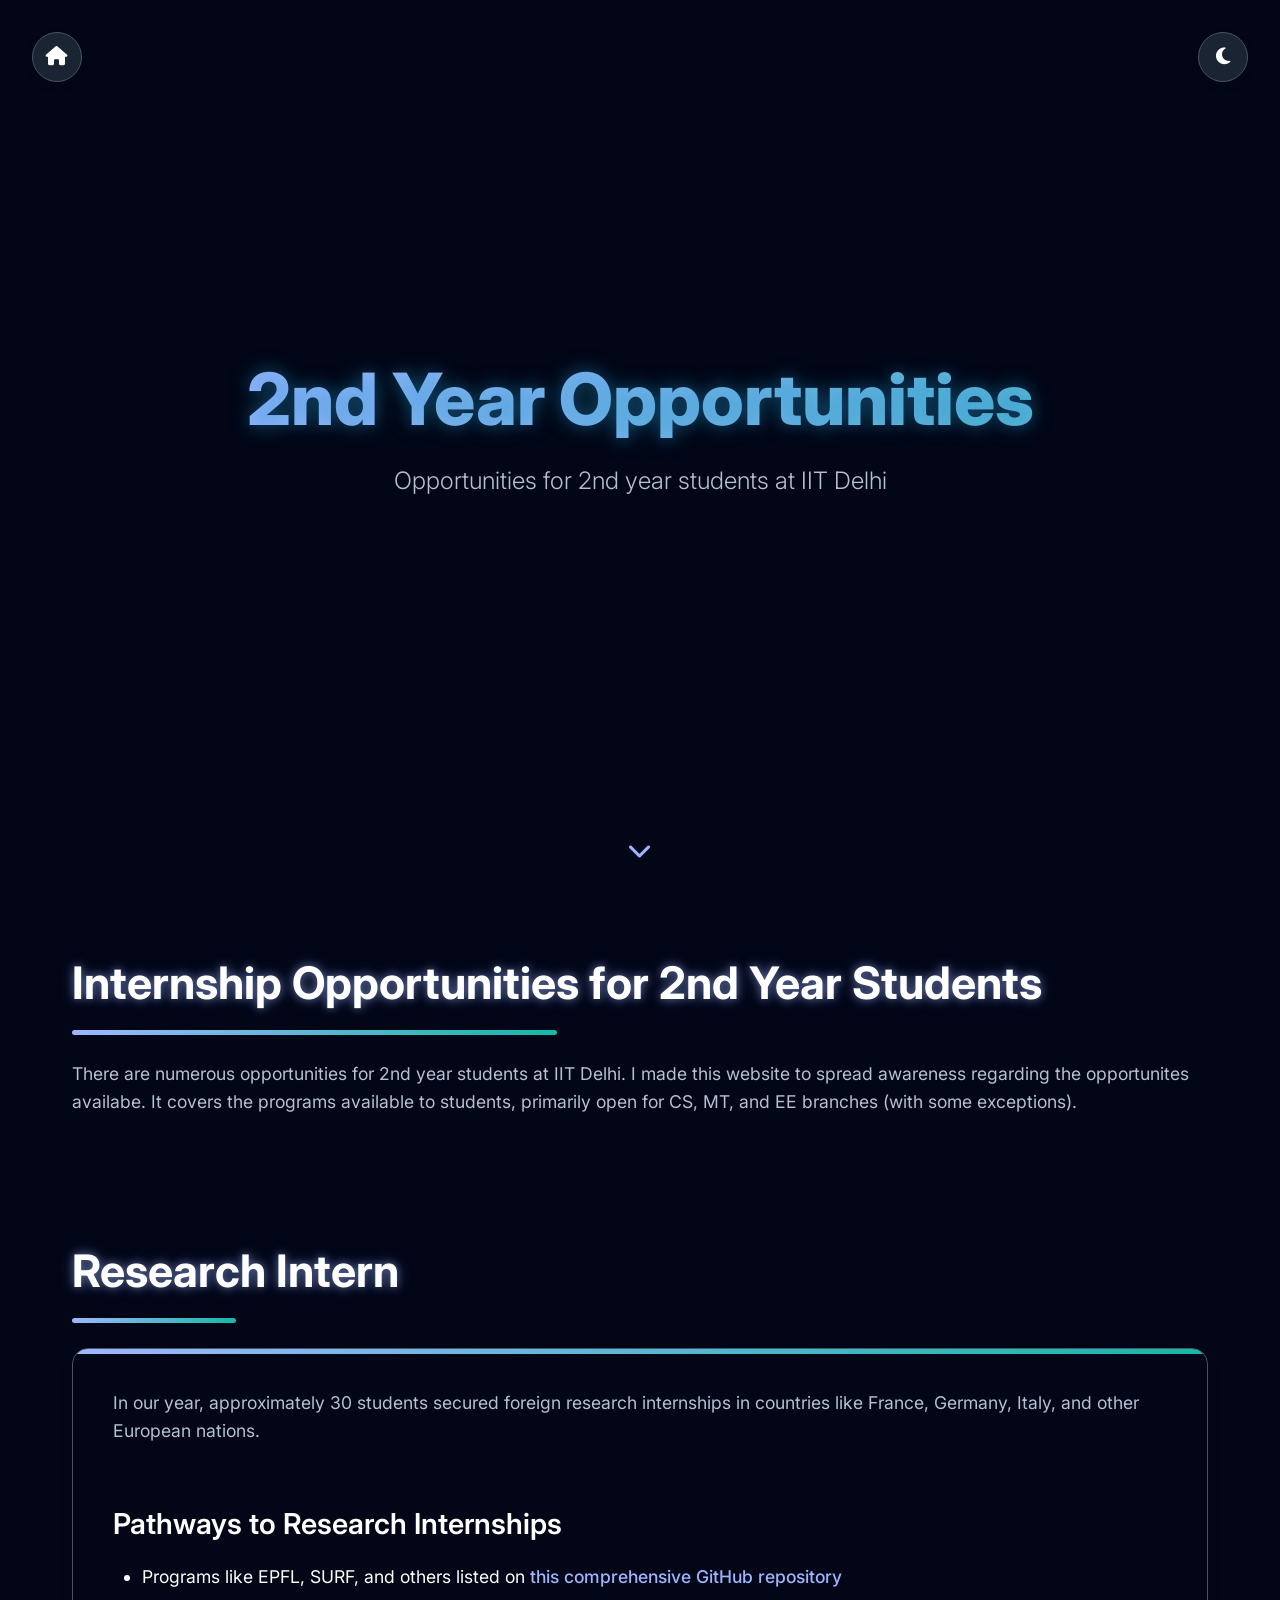
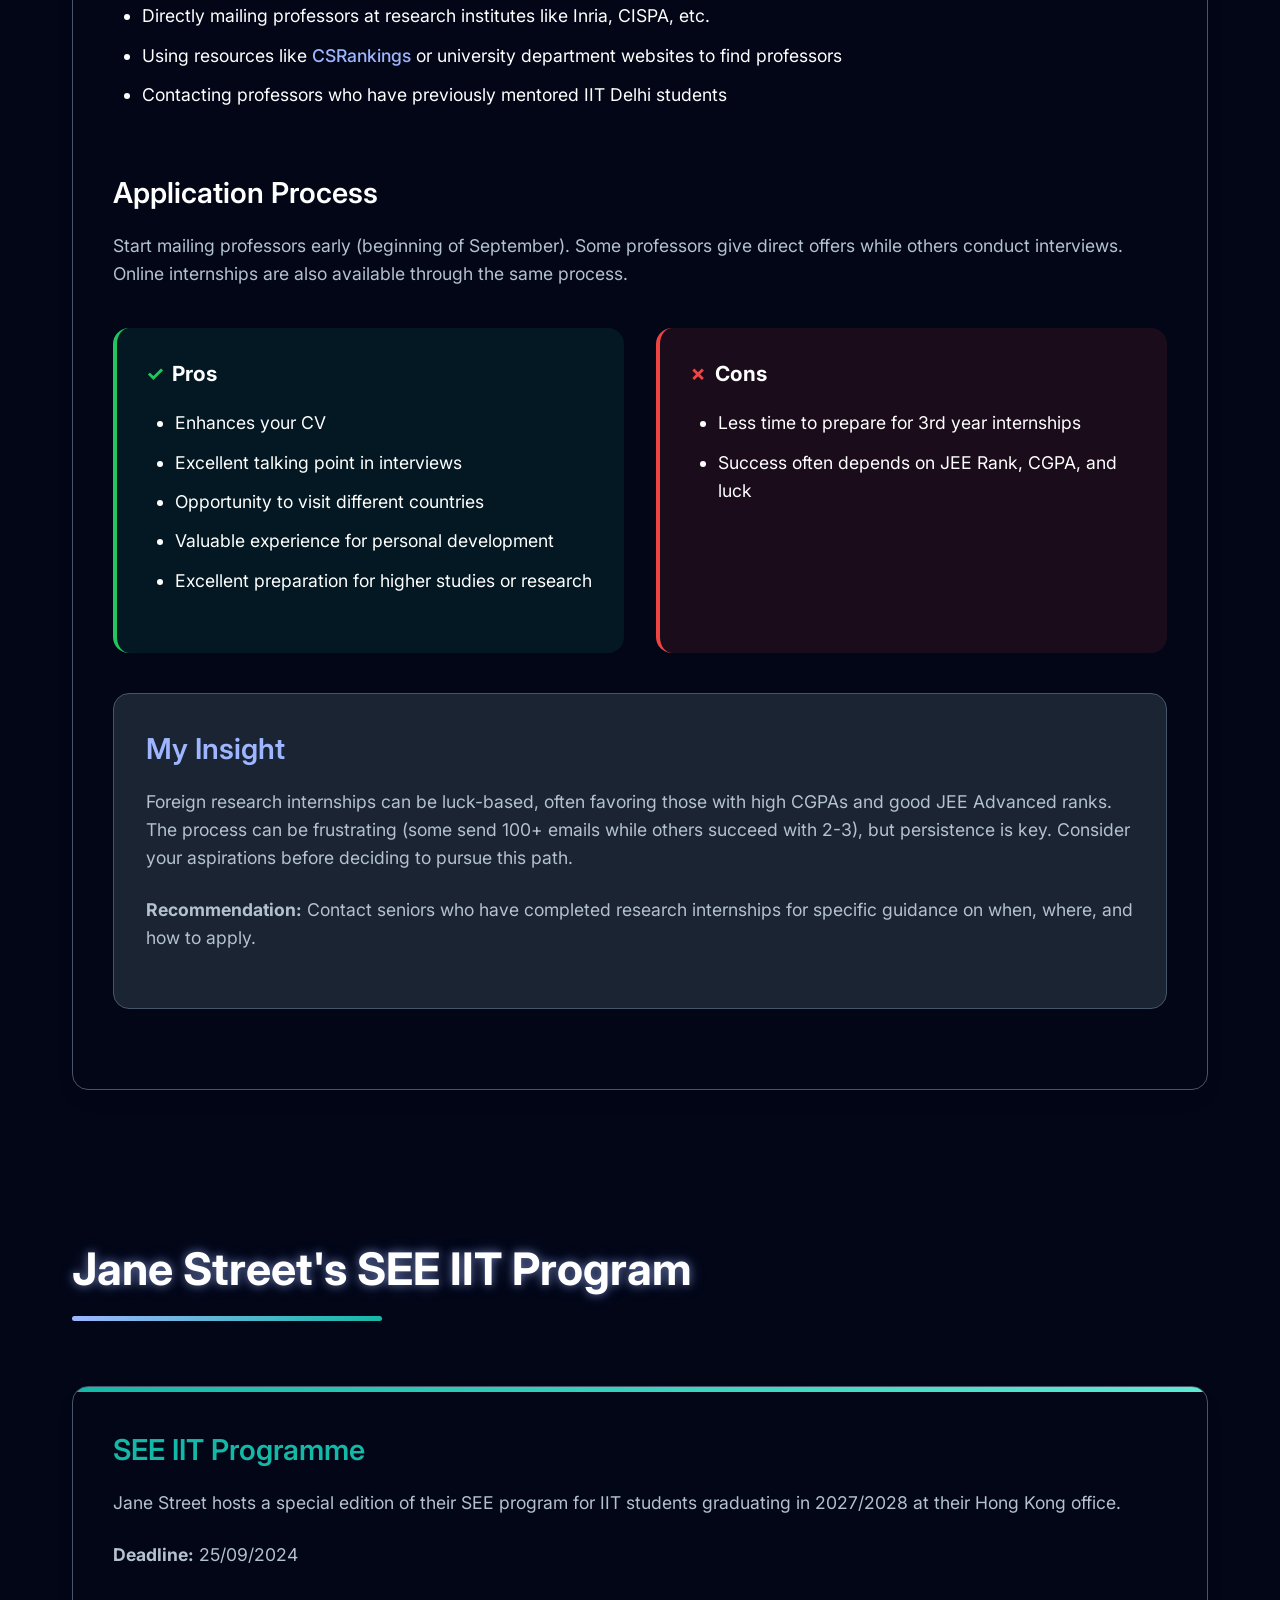
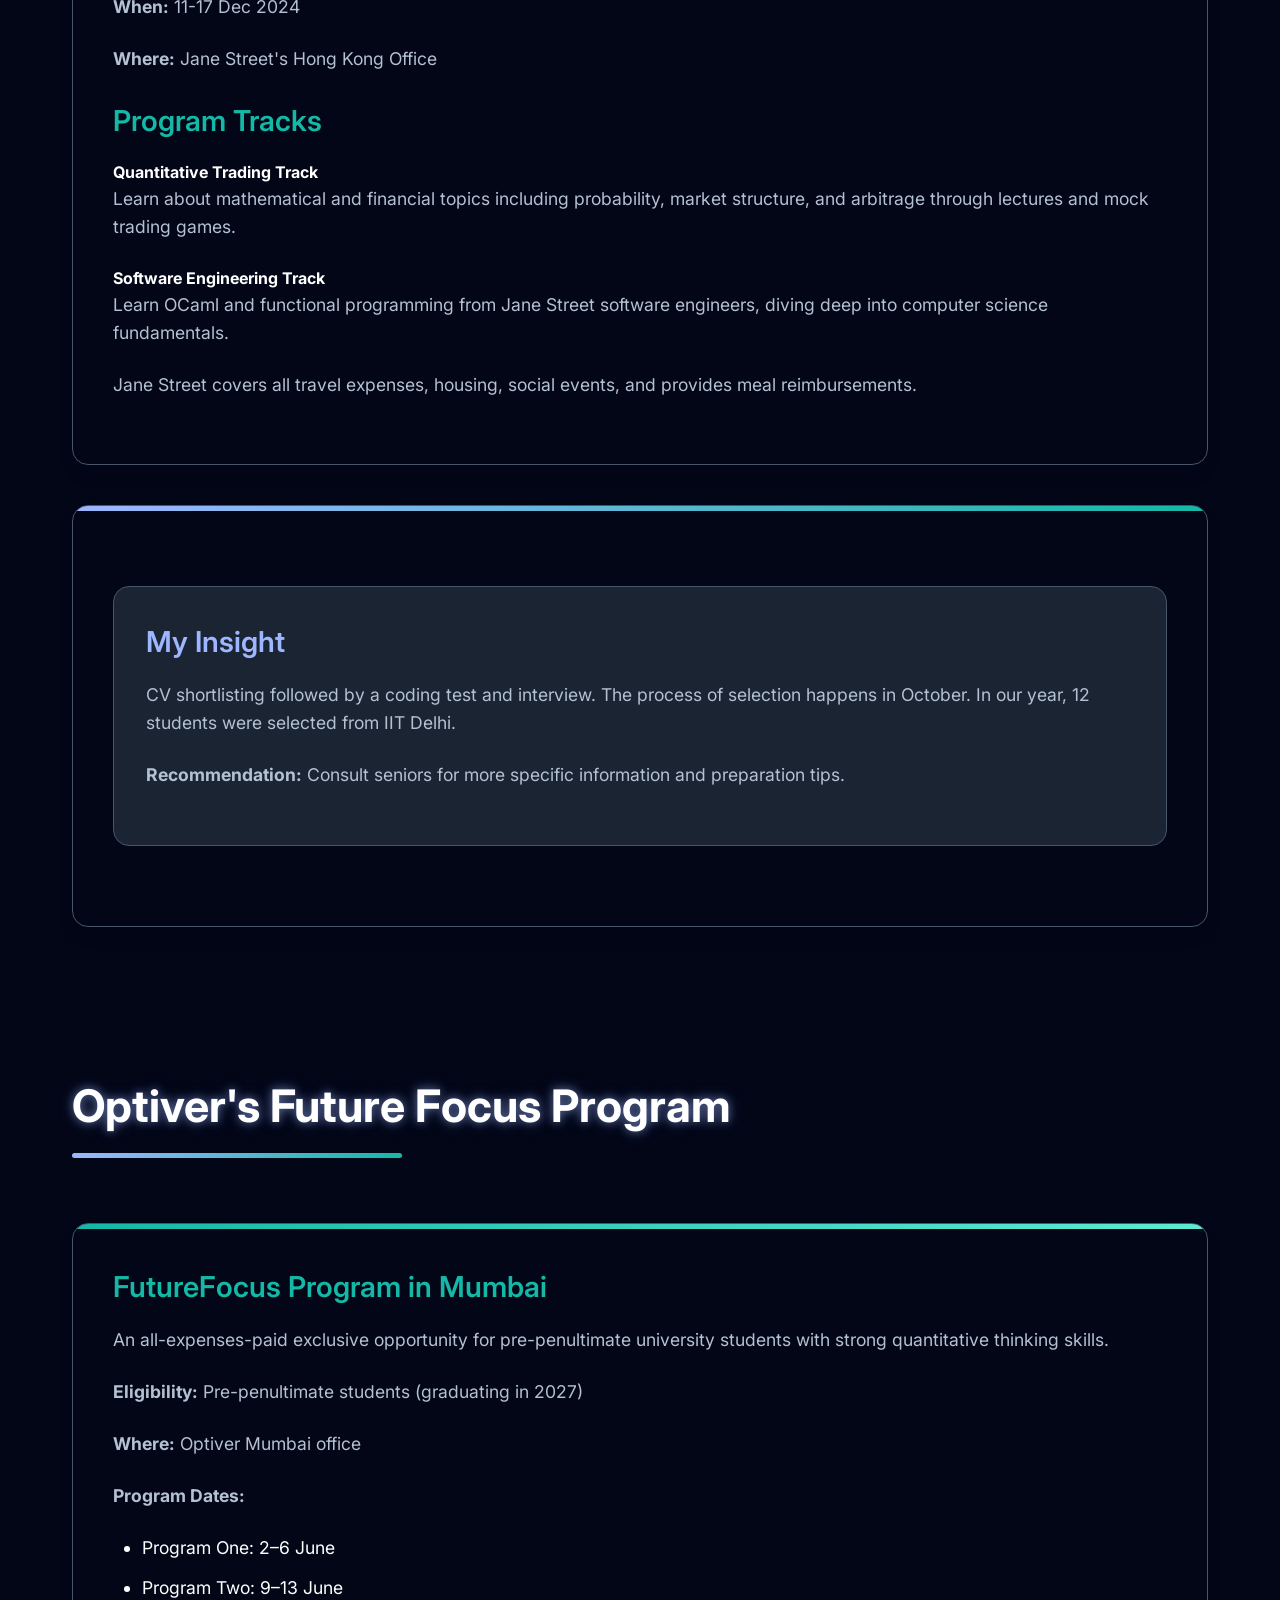
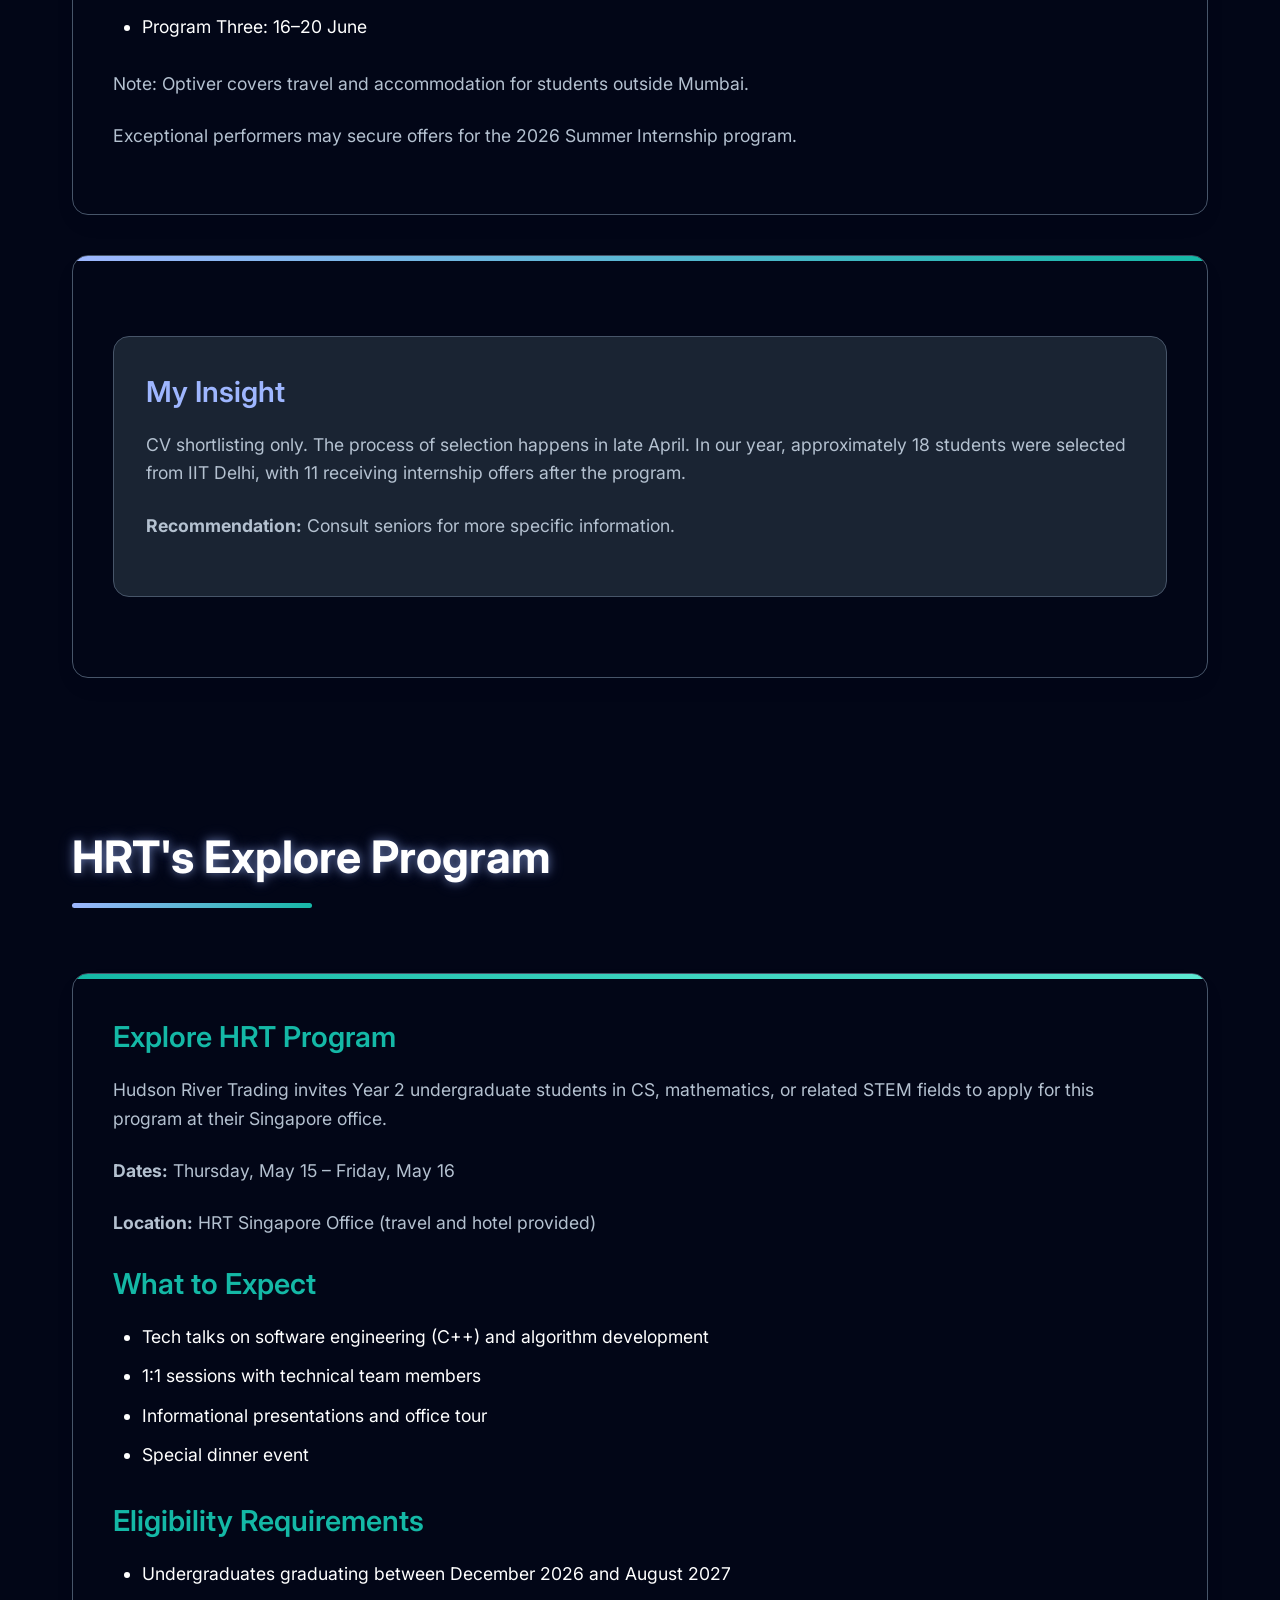
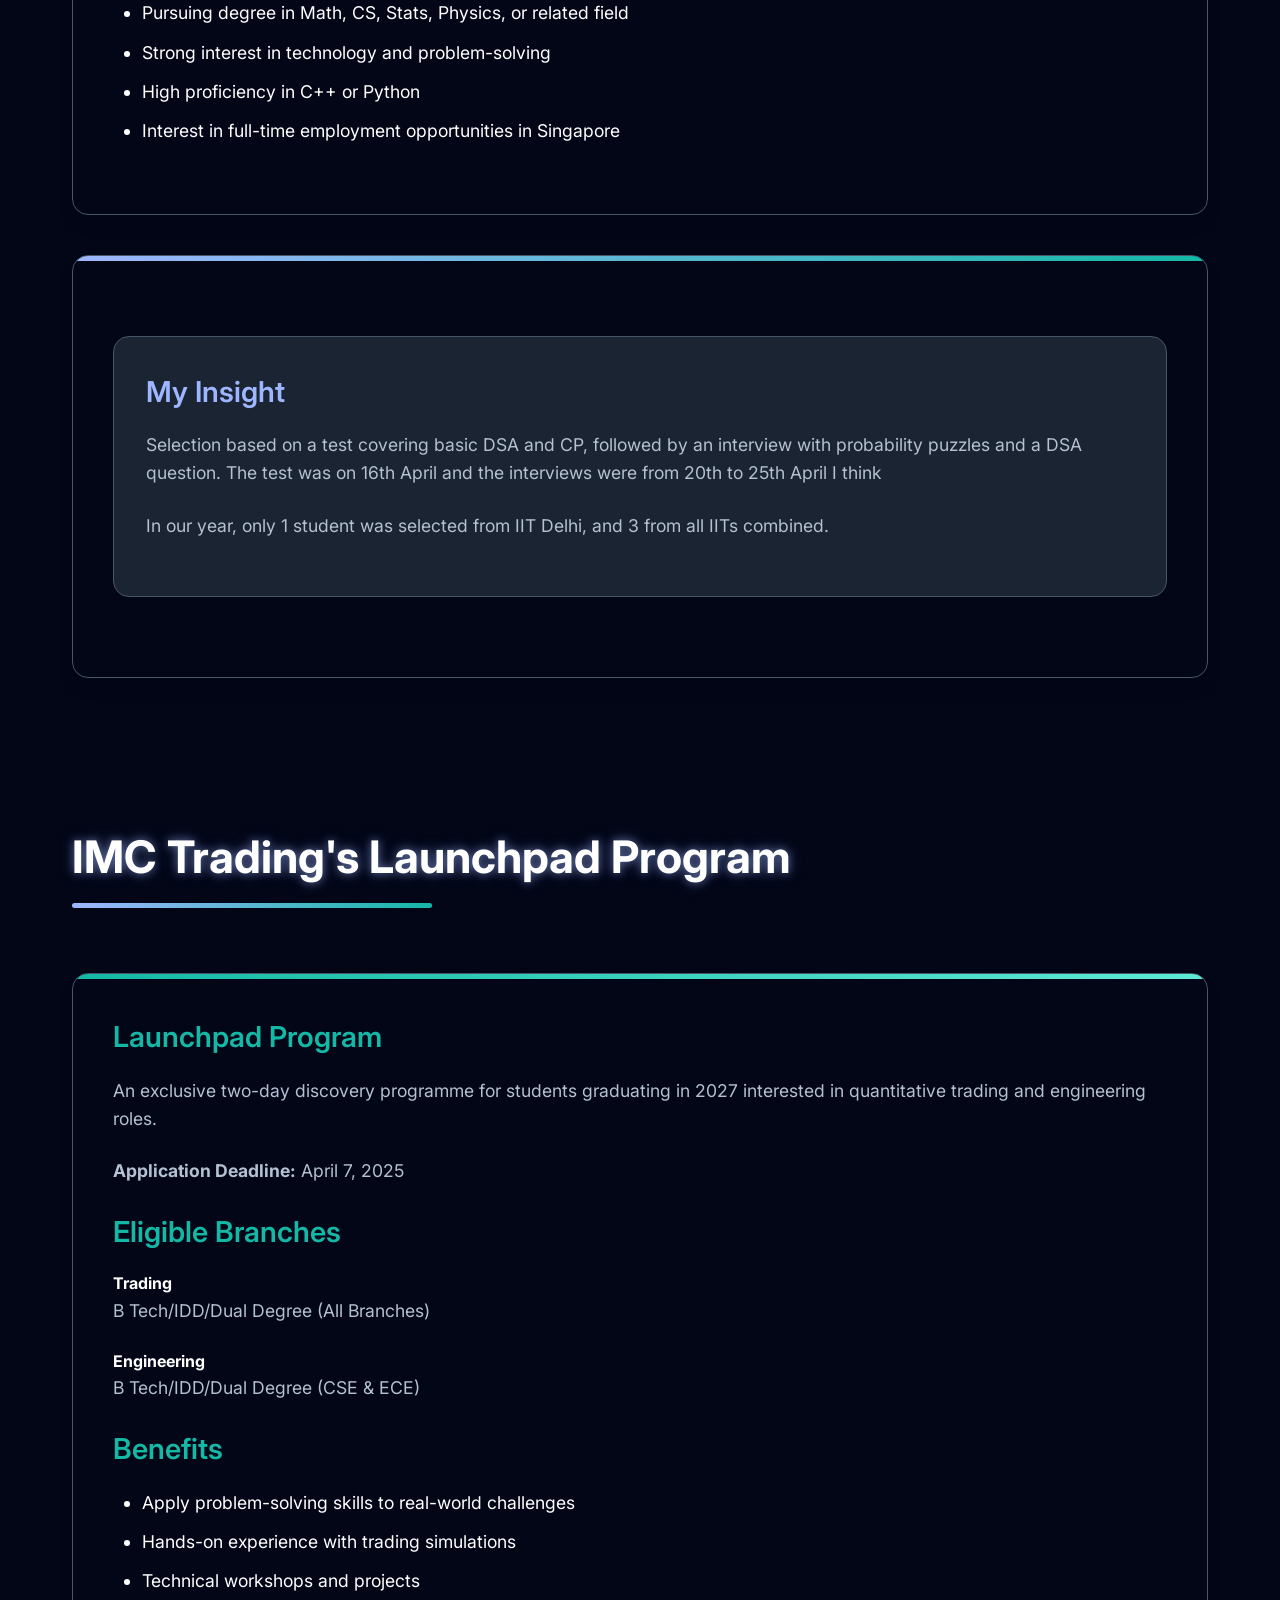
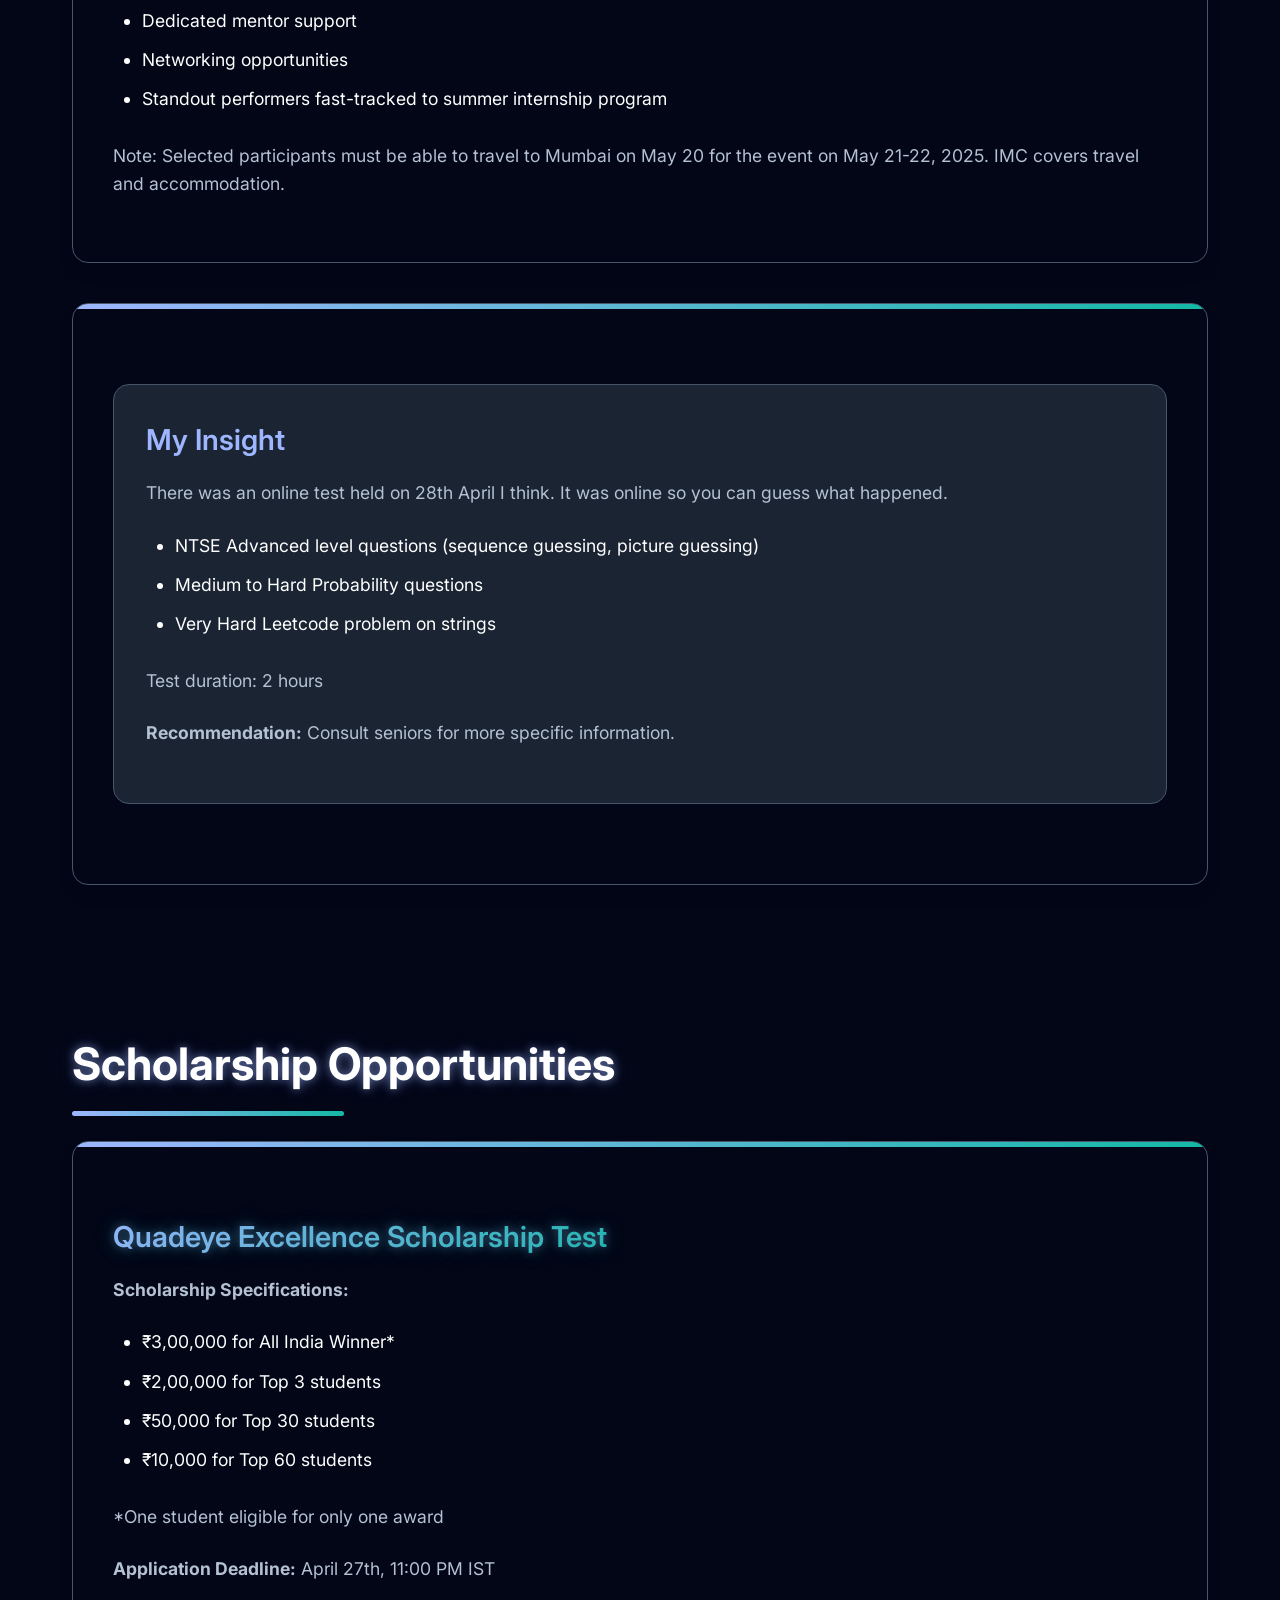
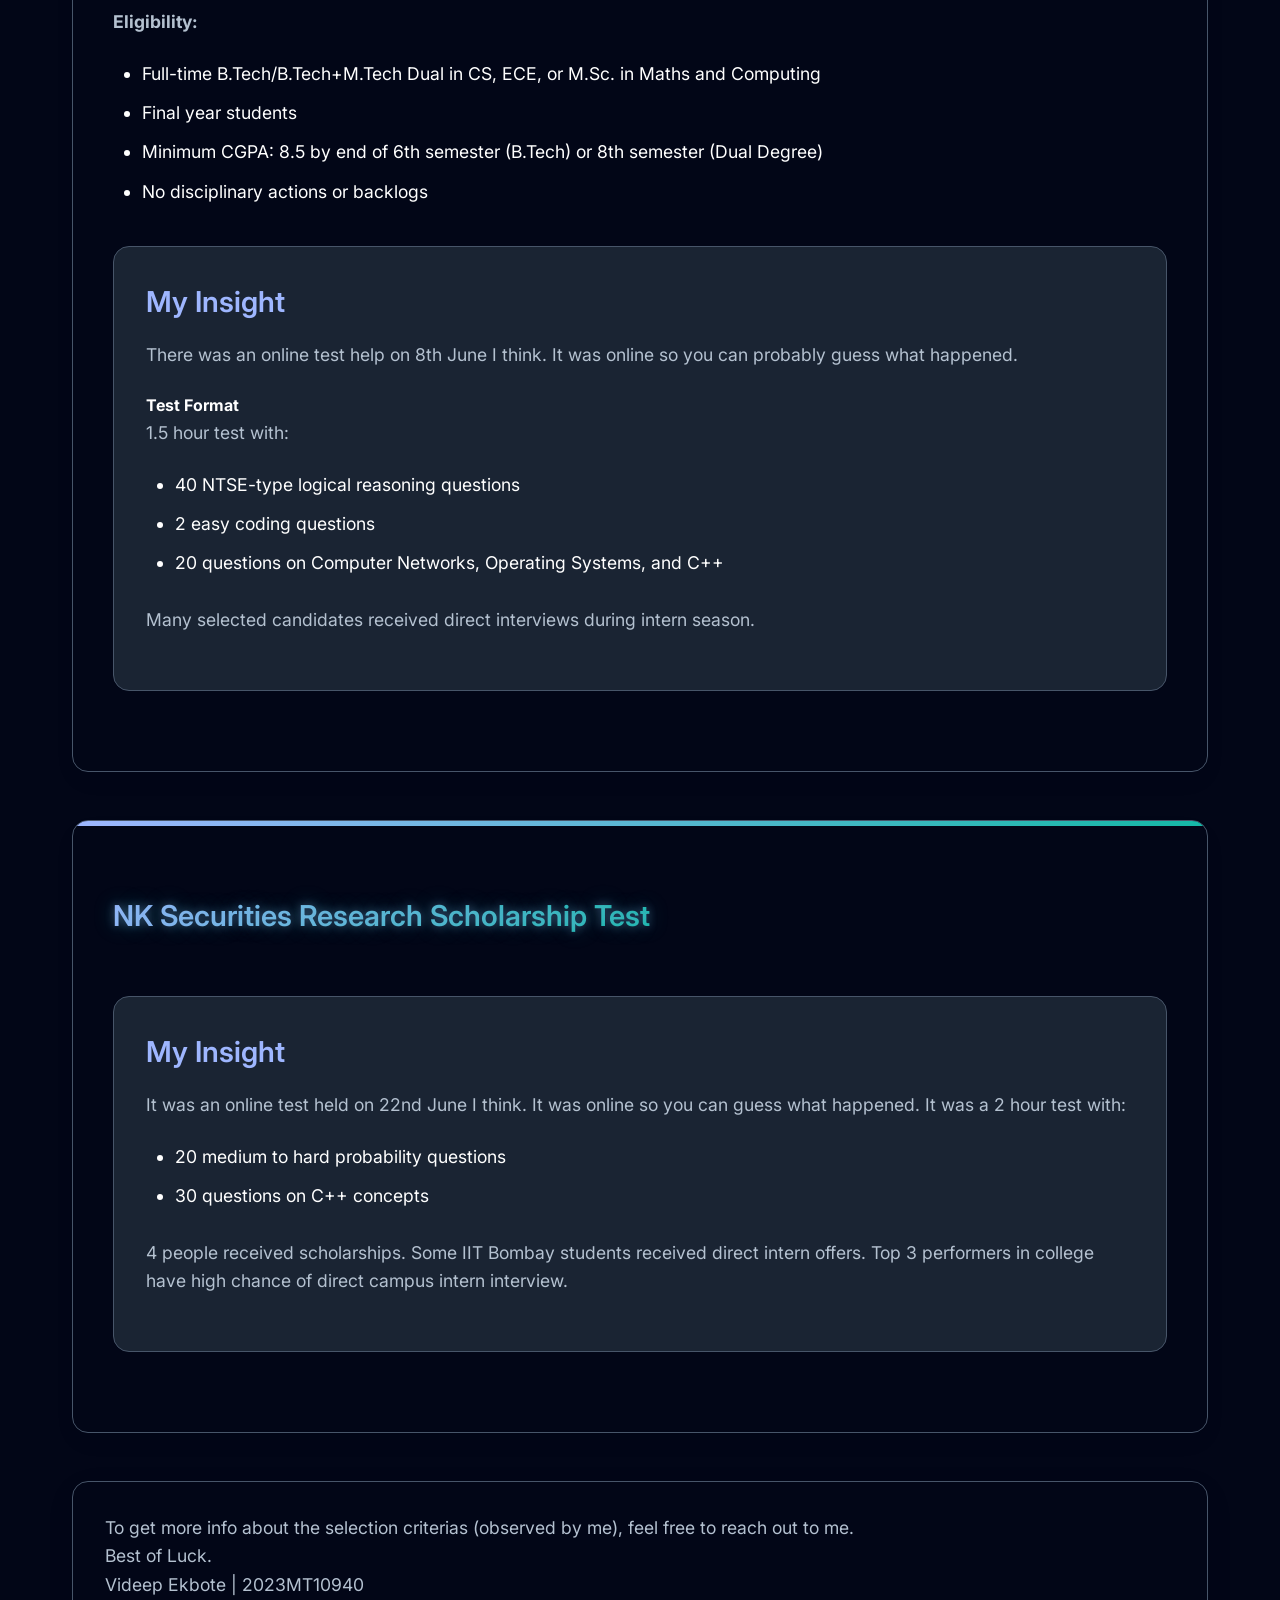
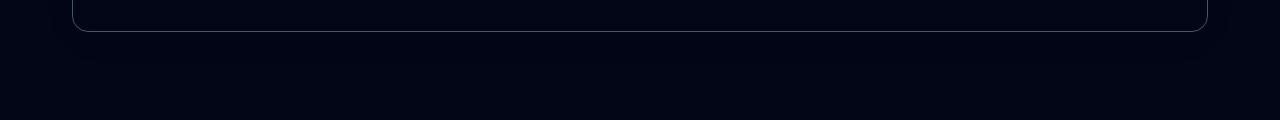
<file: opportunities.html>
<!DOCTYPE html>
<html lang="en">
<head>
    <meta charset="UTF-8">
    <meta name="viewport" content="width=device-width, initial-scale=1.0">
    <title>2nd Year Opportunities</title>
    <link href="https://fonts.googleapis.com/css2?family=Inter:wght@300;400;500;600;700&display=swap" rel="stylesheet">
    <link rel="stylesheet" href="https://cdnjs.cloudflare.com/ajax/libs/font-awesome/6.4.0/css/all.min.css">
    <style>
        :root {
            --primary: #9eb6ff;   /* Blue */
            --primary-dark: #2563eb;
            --primary-light: #60a5fa;
            --secondary: #14b8a6; /* Jade */
            --accent: #5eead4;    /* Light Jade */
            --dark: #ffffff;      /* Light text for dark background */
            --darker: #ffffff;    /* Lighter text */
            --light: #1a2433;     /* Card background */
            --lighter: #020617;   /* Main background */
            --gray: #b4c1d0;      /* Brighter Muted text */
            --gray-light: #475569;/* Brighter Borders */
            --success: #22c55e;   /* Jade Green */
            --gradient: linear-gradient(135deg, var(--primary), var(--secondary));
        }

        html.light-mode {
            --primary: #2563eb;
            --primary-dark: #1d4ed8;
            --primary-light: #3b82f6;
            --secondary: #7c3aed;
            --accent: #ec4899;
            --dark: #0f172a;
            --darker: #020617;
            --light: #f8fafc;
            --lighter: #ffffff;
            --gray: #64748b;
            --gray-light: #e2e8f0;
            --success: #10b981;
            --gradient: linear-gradient(135deg, var(--primary), var(--secondary), var(--accent));
        }

        * {
            margin: 0;
            padding: 0;
            box-sizing: border-box;
        }

        body {
            font-family: 'Inter', sans-serif;
            color: var(--dark);
            background-color: var(--lighter);
            line-height: 1.6;
            overflow-x: hidden;
            user-select: none;
            -webkit-user-select: none;
            -moz-user-select: none;
            -ms-user-select: none;
            cursor: default;
            transition: background-color 0.3s ease, color 0.3s ease;
        }

        /* Custom Scrollbar */
        ::-webkit-scrollbar {
            width: 12px;
            height: 12px;
        }

        ::-webkit-scrollbar-track {
            background: var(--lighter);
        }

        ::-webkit-scrollbar-thumb {
            background-color: var(--primary);
            border-radius: 0;
            border: 3px solid var(--lighter);
        }z

        ::-webkit-scrollbar-thumb:hover {
            background-color: var(--primary-light);
        }

        .theme-toggle {
            position: fixed;
            top: 2rem;
            right: 2rem;
            width: 50px;
            height: 50px;
            border-radius: 50%;
            background: var(--light);
            border: 1px solid var(--gray-light);
            cursor: pointer;
            z-index: 100;
            display: flex;
            align-items: center;
            justify-content: center;
            overflow: hidden;
            transition: all 0.3s ease;
            box-shadow: 0 4px 10px rgba(0,0,0,0.1);
        }

        .theme-toggle:hover {
            transform: scale(1.1);
            box-shadow: 0 6px 15px rgba(0,0,0,0.15);
        }

        .theme-toggle i {
            font-size: 1.2rem;
            color: var(--dark);
            transition: transform 0.4s ease, opacity 0.4s ease;
            position: absolute;
        }

        .theme-toggle .fa-sun {
            opacity: 0;
            transform: translateY(20px);
        }

        .theme-toggle .fa-moon {
            opacity: 1;
            transform: translateY(0);
        }

        html.light-mode .theme-toggle .fa-sun {
            opacity: 1;
            transform: translateY(0);
        }

        html.light-mode .theme-toggle .fa-moon {
            opacity: 0;
            transform: translateY(-20px);
        }

        html.light-mode h1 {
            text-shadow: 0 0 15px rgba(59, 130, 246, 0.2), 0 0 25px rgba(13, 148, 136, 0.2);
        }

        html.light-mode h2 {
            text-shadow: 0 0 8px rgba(59, 130, 246, 0.3), 0 0 16px rgba(59, 130, 246, 0.2);
        }

        body.light-mode .back-to-top:hover {
            box-shadow: 0 8px 25px rgba(59, 130, 246, 0.4), 0 5px 15px rgba(13, 148, 136, 0.3);
        }

        .header-container {
            min-height: 100vh;
            background: var(--lighter);
            position: relative;
            overflow: hidden;
            display: flex;
            align-items: center;
            justify-content: center;
        }

        .header-content {
            text-align: center;
            padding: 2rem;
            max-width: 900px;
            z-index: 10;
            position: relative;
        }

        h1 {
            font-family: 'Inter', sans-serif;
            font-size: 4.5rem;
            font-weight: 800;
            margin-bottom: 1.5rem;
            background: var(--gradient);
            -webkit-background-clip: text;
            background-clip: text;
            color: transparent;
            line-height: 1.1;
            position: relative;
            display: inline-block;
            transition: all 0.5s cubic-bezier(0.25, 0.46, 0.45, 0.94);
            transform-origin: center;
            background-size: 200% 200%;
            text-shadow: 0 0 15px rgba(59, 130, 246, 0.3), 0 0 25px rgba(20, 184, 166, 0.3);
        }

        h1:hover {
            transform: scale(1.02) translateY(-2px);
            background-position: 100% 100%;
            text-shadow: 0 0 25px rgba(59, 130, 246, 0.5), 0 0 40px rgba(20, 184, 166, 0.5);
        }

        .subtitle {
            font-size: 1.5rem;
            font-weight: 300;
            color: var(--gray);
            margin-bottom: 2.5rem;
            max-width: 800px;
            margin-left: auto;
            margin-right: auto;
            transition: all 0.4s ease;
        }

        .info-note {
            background: var(--lighter);
            color: var(--dark);
            padding: 1.5rem;
            border-radius: 16px;
            margin: 2rem auto;
            max-width: 700px;
            border: 1px solid var(--gray-light);
            box-shadow: 0 8px 32px rgba(0, 0, 0, 0.05);
            transition: all 0.3s ease;
        }

        .info-note:hover {
            transform: translateY(-5px);
            box-shadow: 0 12px 40px rgba(0, 0, 0, 0.1);
        }

        .info-note p {
            margin-bottom: 0;
            font-size: 1.1rem;
        }

        .scroll-down {
            position: absolute;
            bottom: 30px;
            left: 50%;
            transform: translateX(-50%);
            color: var(--primary);
            font-size: 1.5rem;
            animation: bounce 2s infinite;
        }

        @keyframes bounce {
            0%, 20%, 50%, 80%, 100% {
                transform: translateY(0) translateX(-50%);
            }
            40% {
                transform: translateY(-20px) translateX(-50%);
            }
            60% {
                transform: translateY(-10px) translateX(-50%);
            }
        }

        .container {
            max-width: 1200px;
            margin: 0 auto;
            padding: 0 2rem;
        }

        section {
            padding: 3rem 0;
            opacity: 0;
            transform: translateY(20px);
            transition: opacity 0.6s ease-out, transform 0.6s ease-out;
        }

        section.visible {
            opacity: 1;
            transform: translateY(0);
        }

        h2 {
            font-family: 'Inter', sans-serif;
            font-size: 2.8rem;
            font-weight: 700;
            margin-bottom: 2.5rem;
            color: var(--dark);
            position: relative;
            display: inline-block;
            transition: all 0.4s cubic-bezier(0.25, 0.46, 0.45, 0.94);
            cursor: default;
            text-shadow: 0 0 8px rgba(158, 182, 255, 0.5), 0 0 16px rgba(158, 182, 255, 0.3);
        }

        h2::after {
            content: '';
            position: absolute;
            bottom: -15px;
            left: 0;
            width: 50%;
            height: 5px;
            background: var(--gradient);
            border-radius: 3px;
            transition: all 0.5s ease;
        }

        h2:hover {
            transform: translateY(-3px);
            color: var(--primary);
        }

        h2:hover::after {
            width: 100%;
            background: linear-gradient(135deg, var(--accent), var(--secondary));
            height: 6px;
        }

        h3 {
            font-size: 1.8rem;
            font-weight: 600;
            margin: 2rem 0 1rem;
            color: var(--dark);
            transition: all 0.4s cubic-bezier(0.25, 0.46, 0.45, 0.94);
            display: inline-block;
            cursor: default;
            position: relative;
        }

        h3::before {
            content: '';
            position: absolute;
            bottom: -5px;
            left: 0;
            width: 0;
            height: 3px;
            background: var(--primary);
            transition: all 0.4s ease;
            border-radius: 2px;
        }

        h3:hover {
            transform: translateX(8px);
            color: var(--primary);
        }

        h3:hover::before {
            width: 100%;
        }

        .opportunity-card h3,
        .program-flyer h3,
        .insight-box h3 {
            transform: none;
        }

        .opportunity-card h3:hover,
        .program-flyer h3:hover,
        .insight-box h3:hover {
            transform: none;
            color: inherit;
        }

        .opportunity-card h3::before,
        .program-flyer h3::before,
        .insight-box h3::before {
            display: none;
        }

        p {
            margin-bottom: 1.5rem;
            color: var(--gray);
            font-size: 1.1rem;
        }

        .opportunity-card {
            background: var(--lighter);
            border-radius: 16px;
            box-shadow: 0 10px 25px -3px rgba(0, 0, 0, 0.05);
            padding: 2.5rem;
            margin-bottom: 3rem;
            transition: transform 0.3s, box-shadow 0.3s;
            border-left: 5px solid var(--primary);
            position: relative;
            overflow: hidden;
            border: 1px solid var(--gray-light);
        }

        .opportunity-card::before {
            content: '';
            position: absolute;
            top: 0;
            left: 0;
            width: 100%;
            height: 5px;
            background: var(--gradient);
        }

        .opportunity-card:hover {
            transform: translateY(-8px);
            box-shadow: 0 20px 35px -5px rgba(0, 0, 0, 0.08);
        }

        .program-flyer {
            background: var(--lighter);
            border-radius: 16px;
            box-shadow: 0 10px 25px -3px rgba(0, 0, 0, 0.05);
            padding: 2.5rem;
            margin: 2.5rem 0;
            border-left: 5px solid var(--secondary);
            position: relative;
            overflow: hidden;
            border: 1px solid var(--gray-light);
            transition: transform 0.3s, box-shadow 0.3s;
        }

        .program-flyer::before {
            content: '';
            position: absolute;
            top: 0;
            left: 0;
            width: 100%;
            height: 5px;
            background: linear-gradient(135deg, var(--secondary), var(--accent));
        }

        .program-flyer:hover {
            transform: translateY(-8px);
            box-shadow: 0 20px 35px -5px rgba(0, 0, 0, 0.08);
        }

        .program-flyer h3 {
            color: var(--secondary);
            margin-top: 0;
        }

        .pros-cons {
            display: flex;
            gap: 2rem;
            margin: 2.5rem 0;
        }

        .pros, .cons {
            flex: 1;
            padding: 1.8rem;
            border-radius: 16px;
        }

        .pros {
            background-color: rgba(16, 185, 129, 0.1);
            border-left: 4px solid var(--success);
        }

        .cons {
            background-color: rgba(239, 68, 68, 0.1);
            border-left: 4px solid #ef4444;
        }

        .pros h4, .cons h4 {
            font-size: 1.3rem;
            margin-bottom: 1.2rem;
            display: flex;
            align-items: center;
        }

        .pros h4::before {
            content: '✓';
            color: var(--success);
            margin-right: 0.5rem;
            font-weight: bold;
        }

        .cons h4::before {
            content: '✗';
            color: #ef4444;
            margin-right: 0.5rem;
            font-weight: bold;
        }

        ul, ol {
            margin-left: 1.8rem;
            margin-bottom: 1.8rem;
        }

        li {
            margin-bottom: 0.7rem;
            font-size: 1.1rem;
        }

        a {
            color: var(--primary);
            text-decoration: none;
            transition: color 0.3s;
            font-weight: 500;
            position: relative;
        }

        a::after {
            content: '';
            position: absolute;
            bottom: -2px;
            left: 0;
            width: 0;
            height: 2px;
            background: var(--primary);
            transition: width 0.3s ease;
        }

        a:hover {
            color: var(--primary-dark);
        }

        a:hover::after {
            width: 100%;
        }

        .insight-box {
            background: var(--light);
            border-radius: 16px;
            padding: 2rem;
            margin: 2.5rem 0;
            border-left: 4px solid var(--primary);
            position: relative;
            transition: all 0.4s ease;
            border: 1px solid var(--gray-light);
        }

        body.light-mode .insight-box {
            background: linear-gradient(135deg, #e0f2fe, #dbeafe);
        }

        .insight-box:hover {
            transform: translateY(-5px);
            box-shadow: 0 15px 30px rgba(0, 0, 0, 0.1);
        }

        .insight-box h3 {
            color: var(--primary);
            margin-top: 0;
            display: flex;
            align-items: center;
        }

        .insight-box h3::before {
            content: '💡';
            margin-right: 0.8rem;
            font-size: 1.5rem;
        }

        .scholarship-title {
            background: var(--gradient);
            -webkit-background-clip: text;
            background-clip: text;
            color: transparent;
            text-shadow: 0 0 10px rgba(158, 182, 255, 0.4), 0 0 20px rgba(20, 184, 166, 0.4);
            transition: all 0.3s ease;
        }

        .scholarship-title:hover {
            text-shadow: 0 0 15px rgba(158, 182, 255, 0.6), 0 0 30px rgba(20, 184, 166, 0.6);
        }

        body.light-mode .scholarship-title {
            text-shadow: 0 0 10px rgba(59, 130, 246, 0.2), 0 0 20px rgba(13, 148, 136, 0.2);
        }

        body.light-mode .scholarship-title:hover {
            text-shadow: 0 0 15px rgba(59, 130, 246, 0.4), 0 0 30px rgba(13, 148, 136, 0.4);
        }

        footer {
            background: var(--light);
            color: var(--dark);
            padding: 4rem 0;
            margin-top: 4rem;
            border-top: 1px solid var(--gray-light);
        }

        .footer-content {
            display: flex;
            justify-content: space-between;
            align-items: center;
        }

        .back-to-top {
            background: var(--gradient);
            color: white;
            width: 60px;
            height: 60px;
            border-radius: 50%;
            display: flex;
            align-items: center;
            justify-content: center;
            position: fixed;
            bottom: 2rem;
            right: 2rem;
            cursor: pointer;
            opacity: 0;
            transition: opacity 0.3s, transform 0.3s;
            z-index: 99;
            box-shadow: 0 5px 15px rgba(0, 0, 0, 0.1);
        }

        .back-to-top.visible {
            opacity: 1;
        }

        .back-to-top:hover {
            transform: translateY(-5px) scale(1.1);
            box-shadow: 0 8px 25px rgba(158, 182, 255, 0.5), 0 5px 15px rgba(20, 184, 166, 0.4);
        }

        .back-to-top i {
            transition: transform 0.4s cubic-bezier(0.25, 0.46, 0.45, 0.94);
        }

        .back-to-top:hover i {
            transform: rotate(360deg);
        }

        .home-button {
            position: fixed;
            top: 2rem;
            left: 2rem;
            width: 50px;
            height: 50px;
            border-radius: 50%;
            background: var(--light);
            border: 1px solid var(--gray-light);
            cursor: pointer;
            z-index: 100;
            display: flex;
            align-items: center;
            justify-content: center;
            overflow: hidden;
            transition: all 0.3s ease;
            box-shadow: 0 4px 10px rgba(0,0,0,0.1);
            text-decoration: none;
        }

        .home-button:hover {
            transform: scale(1.1);
            box-shadow: 0 6px 15px rgba(0,0,0,0.15);
        }

        .home-button i {
            font-size: 1.2rem;
            color: var(--dark);
        }
        
        @media (max-width: 768px) {
            h1 {
                font-size: 3rem;
            }
            
            .subtitle {
                font-size: 1.2rem;
            }
            
            h2 {
                font-size: 2.2rem;
            }
            
            h3 {
                font-size: 1.6rem;
            }
            
            .pros-cons {
                flex-direction: column;
            }
            
            .footer-content {
                flex-direction: column;
                text-align: center;
                gap: 1.5rem;
            }
            
            h2:hover {
                transform: translateY(-2px);
            }
            
            h3:hover {
                transform: translateX(5px);
            }
        }
    </style>
    <script>
        // Prevents FOUC by applying theme before page renders
        (function() {
            const theme = localStorage.getItem('theme');
            if (theme === 'light') {
                document.documentElement.classList.add('light-mode');
            }
        })();
    </script>
</head>
<body>
    <a href="index.html" class="home-button">
        <i class="fas fa-home"></i>
    </a>
    <div class="theme-toggle" id="themeToggle">
        <i class="fas fa-moon"></i>
        <i class="fas fa-sun"></i>
    </div>
    <div class="header-container">
        <div class="header-content">
            <h1>2nd Year Opportunities</h1>
            <p class="subtitle">Opportunities for 2nd year students at IIT Delhi</p>
            
            
        </div>
        
        <div class="scroll-down">
            <i class="fas fa-chevron-down"></i>
        </div>
    </div>

    <main class="container">
        <section id="intro">
            <h2>Internship Opportunities for 2nd Year Students</h2>
            <p>There are numerous opportunities for 2nd year students at IIT Delhi. I made this website to spread awareness regarding the opportunites availabe. It covers the programs available to students, primarily open for CS, MT, and EE branches (with some exceptions).</p>
        </section>

        <section id="research">
            <h2>Research Intern</h2>
            <div class="opportunity-card">
                <p>In our year, approximately 30 students secured foreign research internships in countries like France, Germany, Italy, and other European nations.</p>
                
                <h3>Pathways to Research Internships</h3>
                <ul>
                    <li>Programs like EPFL, SURF, and others listed on <a href="https://github.com/himahuja/Research-Internships-for-Undergraduates" target="_blank">this comprehensive GitHub repository</a></li>
                    <li>Directly mailing professors at research institutes like Inria, CISPA, etc.</li>
                    <li>Using resources like <a href="https://csrankings.org/" target="_blank">CSRankings</a> or university department websites to find professors</li>
                    <li>Contacting professors who have previously mentored IIT Delhi students</li>
                </ul>
                
                <h3>Application Process</h3>
                <p>Start mailing professors early (beginning of September). Some professors give direct offers while others conduct interviews. Online internships are also available through the same process.</p>
                
                <div class="pros-cons">
                    <div class="pros">
                        <h4>Pros</h4>
                        <ul>
                            <li>Enhances your CV</li>
                            <li>Excellent talking point in interviews</li>
                            <li>Opportunity to visit different countries</li>
                            <li>Valuable experience for personal development</li>
                            <li>Excellent preparation for higher studies or research</li>
                        </ul>
                    </div>
                    <div class="cons">
                        <h4>Cons</h4>
                        <ul>
                            <li>Less time to prepare for 3rd year internships</li>
                            <li>Success often depends on JEE Rank, CGPA, and luck</li>
                        </ul>
                    </div>
                </div>
                
                <div class="insight-box">
                    <h3>My Insight</h3>
                    <p>Foreign research internships can be luck-based, often favoring those with high CGPAs and good JEE Advanced ranks. The process can be frustrating (some send 100+ emails while others succeed with 2-3), but persistence is key. Consider your aspirations before deciding to pursue this path.</p>
                    <p><strong>Recommendation:</strong> Contact seniors who have completed research internships for specific guidance on when, where, and how to apply.</p>
                </div>
            </div>
        </section>

        <section id="jane-street">
            <h2>Jane Street's SEE IIT Program</h2>
            <div class="program-flyer">
                <h3>SEE IIT Programme</h3>
                <p>Jane Street hosts a special edition of their SEE program for IIT students graduating in 2027/2028 at their Hong Kong office.</p>
                
                <p><strong>Deadline:</strong> 25/09/2024</p>
                <p><strong>When:</strong> 11-17 Dec 2024</p>
                <p><strong>Where:</strong> Jane Street's Hong Kong Office</p>
                
                <h3>Program Tracks</h3>
                <h4>Quantitative Trading Track</h4>
                <p>Learn about mathematical and financial topics including probability, market structure, and arbitrage through lectures and mock trading games.</p>
                
                <h4>Software Engineering Track</h4>
                <p>Learn OCaml and functional programming from Jane Street software engineers, diving deep into computer science fundamentals.</p>
                
                <p>Jane Street covers all travel expenses, housing, social events, and provides meal reimbursements.</p>
            </div>
            
            <div class="opportunity-card">
                <div class="insight-box">
                    <h3>My Insight</h3>
                    <p>CV shortlisting followed by a coding test and interview. The process of selection happens in October. In our year, 12 students were selected from IIT Delhi.</p>
                    <p><strong>Recommendation:</strong> Consult seniors for more specific information and preparation tips.</p>
                </div>
            </div>
        </section>

        <section id="optiver">
            <h2>Optiver's Future Focus Program</h2>
            <div class="program-flyer">
                <h3>FutureFocus Program in Mumbai</h3>
                <p>An all-expenses-paid exclusive opportunity for pre-penultimate university students with strong quantitative thinking skills.</p>
                
                <p><strong>Eligibility:</strong> Pre-penultimate students (graduating in 2027)</p>
                <p><strong>Where:</strong> Optiver Mumbai office</p>
                <p><strong>Program Dates:</strong></p>
                <ul>
                    <li>Program One: 2–6 June</li>
                    <li>Program Two: 9–13 June</li>
                    <li>Program Three: 16–20 June</li>
                </ul>
                
                <p>Note: Optiver covers travel and accommodation for students outside Mumbai.</p>
                
                <p>Exceptional performers may secure offers for the 2026 Summer Internship program.</p>
            </div>
            
            <div class="opportunity-card">
                <div class="insight-box">
                    <h3>My Insight</h3>
                    <p>CV shortlisting only. The process of selection happens in late April. In our year, approximately 18 students were selected from IIT Delhi, with 11 receiving internship offers after the program.</p>
                    <p><strong>Recommendation:</strong> Consult seniors for more specific information.</p>
                </div>
            </div>
        </section>

        <section id="hrt">
            <h2>HRT's Explore Program</h2>
            <div class="program-flyer">
                <h3>Explore HRT Program</h3>
                <p>Hudson River Trading invites Year 2 undergraduate students in CS, mathematics, or related STEM fields to apply for this program at their Singapore office.</p>
                
                <p><strong>Dates:</strong> Thursday, May 15 – Friday, May 16</p>
                <p><strong>Location:</strong> HRT Singapore Office (travel and hotel provided)</p>
                
                <h3>What to Expect</h3>
                <ul>
                    <li>Tech talks on software engineering (C++) and algorithm development</li>
                    <li>1:1 sessions with technical team members</li>
                    <li>Informational presentations and office tour</li>
                    <li>Special dinner event</li>
                </ul>
                
                <h3>Eligibility Requirements</h3>
                <ul>
                    <li>Undergraduates graduating between December 2026 and August 2027</li>
                    <li>Pursuing degree in Math, CS, Stats, Physics, or related field</li>
                    <li>Strong interest in technology and problem-solving</li>
                    <li>High proficiency in C++ or Python</li>
                    <li>Interest in full-time employment opportunities in Singapore</li>
                </ul>
            </div>
            
            <div class="opportunity-card">
                <div class="insight-box">
                    <h3>My Insight</h3>
                    <p>Selection based on a test covering basic DSA and CP, followed by an interview with probability puzzles and a DSA question. The test was on 16th April and the interviews were from 20th to 25th April I think</p>
                    <p>In our year, only 1 student was selected from IIT Delhi, and 3 from all IITs combined.</p>
                </div>
            </div>
        </section>

        <section id="imc">
            <h2>IMC Trading's Launchpad Program</h2>
            <div class="program-flyer">
                <h3>Launchpad Program</h3>
                <p>An exclusive two-day discovery programme for students graduating in 2027 interested in quantitative trading and engineering roles.</p>
                
                <p><strong>Application Deadline:</strong> April 7, 2025</p>
                
                <h3>Eligible Branches</h3>
                <h4>Trading</h4>
                <p>B Tech/IDD/Dual Degree (All Branches)</p>
                
                <h4>Engineering</h4>
                <p>B Tech/IDD/Dual Degree (CSE & ECE)</p>
                
                <h3>Benefits</h3>
                <ul>
                    <li>Apply problem-solving skills to real-world challenges</li>
                    <li>Hands-on experience with trading simulations</li>
                    <li>Technical workshops and projects</li>
                    <li>Dedicated mentor support</li>
                    <li>Networking opportunities</li>
                    <li>Standout performers fast-tracked to summer internship program</li>
                </ul>
                
                <p>Note: Selected participants must be able to travel to Mumbai on May 20 for the event on May 21-22, 2025. IMC covers travel and accommodation.</p>
            </div>
            
            <div class="opportunity-card">
                <div class="insight-box">
                    <h3>My Insight</h3>
                    <p>There was an online test held on 28th April I think. It was online so you can guess what happened.</p>
                    <ul>
                        <li>NTSE Advanced level questions (sequence guessing, picture guessing)</li>
                        <li>Medium to Hard Probability questions</li>
                        <li>Very Hard Leetcode problem on strings</li>
                    </ul>
                    <p>Test duration: 2 hours</p>
                    <p><strong>Recommendation:</strong> Consult seniors for more specific information.</p>
                </div>
            </div>
        </section>

        <section id="scholarships">
            <h2>Scholarship Opportunities</h2>
            
            <div class="opportunity-card">
                <h3 class="scholarship-title">Quadeye Excellence Scholarship Test</h3>
                <p><strong>Scholarship Specifications:</strong></p>
                <ul>
                    <li>₹3,00,000 for All India Winner*</li>
                    <li>₹2,00,000 for Top 3 students</li>
                    <li>₹50,000 for Top 30 students</li>
                    <li>₹10,000 for Top 60 students</li>
                </ul>
                <p>*One student eligible for only one award</p>
                
                <p><strong>Application Deadline:</strong> April 27th, 11:00 PM IST</p>
                
                <p><strong>Eligibility:</strong></p>
                <ul>
                    <li>Full-time B.Tech/B.Tech+M.Tech Dual in CS, ECE, or M.Sc. in Maths and Computing</li>
                    <li>Final year students</li>
                    <li>Minimum CGPA: 8.5 by end of 6th semester (B.Tech) or 8th semester (Dual Degree)</li>
                    <li>No disciplinary actions or backlogs</li>
                </ul>
                
                <div class="insight-box">
                    <h3>My Insight</h3>
                    <p>There was an online test help on 8th June I think. It was online so you can probably guess what happened.</p>
                    
                    <h4>Test Format</h4>
                    <p>1.5 hour test with:</p>
                    <ul>
                        <li>40 NTSE-type logical reasoning questions</li>
                        <li>2 easy coding questions</li>
                        <li>20 questions on Computer Networks, Operating Systems, and C++</li>
                    </ul>
                    
                    <p>Many selected candidates received direct interviews during intern season.</p>
                </div>
            </div>
            
            <div class="opportunity-card">
                <h3 class="scholarship-title">NK Securities Research Scholarship Test</h3>
                
                <div class="insight-box">
                    <h3>My Insight</h3>
                    <p>It was an online test held on 22nd June I think. It was online so you can guess what happened. It was a 2 hour test with:</p>
                    <ul>
                        <li>20 medium to hard probability questions</li>
                        <li>30 questions on C++ concepts</li>
                    </ul>
                    
                    <p>4 people received scholarships. Some IIT Bombay students received direct intern offers. Top 3 performers in college have high chance of direct campus intern interview.</p>
                </div>
            </div>
            <div class="info-note" style="max-width: none;; padding: 2rem; margin: 2.5rem 0;">
                
                <p>To get more info about the selection criterias (observed by me), feel free to reach out to me.</p>
                <p>Best of Luck.</p>
                <p>Videep Ekbote | 2023MT10940</p>
            </div>
        </section>
        
    </main>
    
    

    <div class="back-to-top" id="backToTop">
        <i class="fas fa-arrow-up"></i>
    </div>

    <script>
        // Scroll animations
        document.addEventListener('DOMContentLoaded', function() {
            const sections = document.querySelectorAll('section');
            const backToTop = document.getElementById('backToTop');
            const headerContent = document.querySelector('.header-content');
            
            // Initial state for animation
            headerContent.style.opacity = '0';
            headerContent.style.transform = 'translateY(20px)';
            
            // Animate in
            setTimeout(() => {
                headerContent.style.transition = 'opacity 0.8s ease, transform 0.8s ease';
                headerContent.style.opacity = '1';
                headerContent.style.transform = 'translateY(0)';
            }, 100);

            // Intersection Observer for section animations
            const observer = new IntersectionObserver((entries) => {
                entries.forEach(entry => {
                    if (entry.isIntersecting) {
                        entry.target.classList.add('visible');
                    }
                });
            }, { threshold: 0.1 });
            
            sections.forEach(section => {
                observer.observe(section);
            });
            
            // Back to top functionality
            window.addEventListener('scroll', () => {
                if (window.pageYOffset > 300) {
                    backToTop.classList.add('visible');
                } else {
                    backToTop.classList.remove('visible');
                }
            });
            
            backToTop.addEventListener('click', () => {
                window.scrollTo({ top: 0, behavior: 'smooth' });
            });
            
            // Smooth scroll to content
            document.querySelector('.scroll-down').addEventListener('click', () => {
                window.scrollTo({ top: window.innerHeight, behavior: 'smooth' });
            });

            // Theme toggle
            const themeToggle = document.getElementById('themeToggle');
            const html = document.documentElement;

            const setTheme = (theme) => {
                if (theme === 'light') {
                    html.classList.add('light-mode');
                    localStorage.setItem('theme', 'light');
                } else {
                    html.classList.remove('light-mode');
                    localStorage.setItem('theme', 'dark');
                }
            };

            // The initial theme is set by the script in the <head>
            // This script only needs to handle the click event
            themeToggle.addEventListener('click', () => {
                if (html.classList.contains('light-mode')) {
                    setTheme('dark');
                } else {
                    setTheme('light');
                }
            });
        });
    </script>
</body>
</html>

    </script>
</body>
</html>
</file>
<file: basics/css/basics.css>
/* Basics pages only. Palette, type, and layout copied from the goals blog. */
*,*::before,*::after{margin:0;padding:0;box-sizing:border-box}
:root{
  --bg:#0e0e11;--surface:#18181c;--surface-hover:#1f1f24;
  --border:rgba(255,255,255,0.06);--border-active:rgba(255,255,255,0.12);
  --text-primary:#e8e8ec;--text-secondary:#8b8b96;--text-muted:#56565e;
  --accent:#6c63ff;--accent-glow:rgba(108,99,255,0.15);
  --green:#34d399;--green-glow:rgba(52,211,153,0.12);
  --danger:#f87171;--danger-bg:rgba(248,113,113,0.12);
  --radius:12px;--radius-sm:8px;
  --ease-out:cubic-bezier(0.16,1,0.3,1);
  --ease-spring:cubic-bezier(0.34,1.56,0.64,1);
  --ease-smooth:cubic-bezier(0.4,0,0.2,1);
  --dur:0.42s;--dur-fast:0.22s;
}
html{font-size:15px;scroll-behavior:smooth}
body{font-family:'Inter',-apple-system,BlinkMacSystemFont,sans-serif;background:var(--bg);color:var(--text-primary);min-height:100vh;-webkit-font-smoothing:antialiased}
.header-brand{display:flex;align-items:center;gap:24px}
.header-nav{display:flex;align-items:center;gap:4px}
.nav-link{padding:6px 12px;font-size:.82rem;font-weight:500;color:var(--text-muted);text-decoration:none;border-radius:var(--radius-sm);transition:color var(--dur-fast),background var(--dur-fast)}
.nav-link:hover{color:var(--text-secondary);background:rgba(255,255,255,.04)}
.nav-link.active{color:var(--accent);background:var(--accent-glow)}
.nav-link:focus-visible,.blog-card:focus-visible,.blog-back:focus-visible{outline:2px solid var(--accent);outline-offset:2px}
::-webkit-scrollbar{width:6px}::-webkit-scrollbar-track{background:transparent}::-webkit-scrollbar-thumb{background:var(--border);border-radius:100px}::-webkit-scrollbar-thumb:hover{background:var(--border-active)}
@media(max-width:520px){.header-brand{gap:16px}.nav-link{padding:5px 10px;font-size:.78rem}}

.blog-page{max-width:min(720px,calc(100vw - 32px));margin:0 auto;padding:36px clamp(14px,2.5vw,28px) 72px}
.blog-header{margin-bottom:48px}
.blog-header-top{display:flex;align-items:center;justify-content:space-between;margin-bottom:8px}
.blog-header h1{font-size:2rem;font-weight:700;letter-spacing:-0.03em;color:var(--text-primary)}
.blog-subtitle{font-size:0.85rem;color:var(--text-muted)}
.blog-list{display:flex;flex-direction:column;gap:12px}
.blog-card{display:block;padding:20px 22px;background:var(--surface);border:1px solid var(--border);border-radius:var(--radius);text-decoration:none;transition:border-color var(--dur-fast),background var(--dur-fast),transform 0.15s var(--ease-spring)}
.blog-card:hover{border-color:var(--border-active);background:var(--surface-hover);transform:translateY(-1px)}
.blog-card-title{font-size:1.05rem;font-weight:600;color:var(--text-primary);margin-bottom:6px}
.blog-card-excerpt{font-size:0.82rem;color:var(--text-secondary);line-height:1.55;margin-bottom:10px}
.blog-card-date{font-size:0.72rem;font-weight:500;color:var(--text-muted);text-transform:uppercase;letter-spacing:0.04em}
.blog-post-header{margin-bottom:32px;padding-bottom:24px;border-bottom:1px solid var(--border)}
.blog-post-title{font-size:1.75rem;font-weight:700;letter-spacing:-0.03em;color:var(--text-primary);margin-bottom:10px;line-height:1.25}
.blog-post-date{font-size:0.78rem;font-weight:500;color:var(--text-muted);text-transform:uppercase;letter-spacing:0.04em}
.blog-post-content{font-size:0.92rem;color:var(--text-secondary);line-height:1.75}
.blog-post-content p{margin-bottom:1.2em}
.blog-section-title{font-size:1.05rem;font-weight:700;letter-spacing:-0.02em;color:var(--text-primary);margin:2rem 0 1rem}
.blog-post-content p:last-child{margin-bottom:0}
.blog-back{display:inline-flex;align-items:center;gap:6px;font-size:0.82rem;font-weight:500;color:var(--text-muted);text-decoration:none;margin-bottom:28px;transition:color var(--dur-fast)}
.blog-back:hover{color:var(--accent)}
.blog-back svg{width:14px;height:14px}
.blog-more{margin-top:28px;font-size:0.85rem;color:var(--text-muted)}
.blog-post-content .math-block{margin:1.2em 0;overflow-x:auto}
@media (max-width:520px){.blog-page{padding:28px 12px 56px}.blog-header h1,.blog-post-title{font-size:1.5rem}}
</file>
<file: practice/css/app.css>
:root {
  --bg: #12110f;
  --bg-2: #1b1a16;
  --bg-3: #23221c;
  --line: rgba(236, 231, 222, 0.1);
  --text: #ece7de;
  --muted: #9c978d;
  --faint: #746f66;
  --bone: #e6e0d4;
  --clay: #c4897b;
  --sage: #8fa384;
  --serif: "Fraunces", "Iowan Old Style", Palatino, Georgia, serif;
  --sans: "Outfit", "Segoe UI", sans-serif;
  --mono: "IBM Plex Mono", "Segoe UI Mono", Consolas, monospace;
  color-scheme: dark;
}

* { box-sizing: border-box; }

html, body {
  margin: 0;
  padding: 0;
  min-height: 100%;
  background: var(--bg);
  color: var(--text);
  font-family: var(--sans);
  font-weight: 400;
  font-size: 16px;
  line-height: 1.45;
}

body::before {
  content: "";
  position: fixed;
  inset: 0;
  pointer-events: none;
  z-index: 7;
  opacity: 0.045;
  background-image: url("data:image/svg+xml;utf8,<svg xmlns='http://www.w3.org/2000/svg' width='160' height='160'><filter id='n'><feTurbulence type='fractalNoise' baseFrequency='0.8' numOctaves='2' stitchTiles='stitch'/></filter><rect width='100%' height='100%' filter='url(%23n)'/></svg>");
}

button, input { font: inherit; color: inherit; }
button { cursor: pointer; }
::selection { background: #3c3932; color: #f4f0e7; }

#app { position: relative; z-index: 1; min-height: 100vh; }

.nav {
  display: flex;
  justify-content: space-between;
  align-items: center;
  padding: 22px 32px;
  border-bottom: 1px solid var(--line);
}

.brand {
  font-family: var(--serif);
  font-size: 22px;
  letter-spacing: -0.04em;
  font-weight: 560;
  background: none;
  border: 0;
  padding: 0;
}

.navlinks { display: flex; gap: 22px; }

.navlinks button {
  background: none;
  border: 0;
  padding: 0;
  color: var(--muted);
  letter-spacing: 0.16em;
  text-transform: uppercase;
  font-size: 11px;
}

.navlinks button[aria-current="page"] { color: var(--text); }

.wrap {
  width: min(1080px, calc(100% - 48px));
  margin: 0 auto;
  padding-bottom: 80px;
}

.wrap.narrow { width: min(760px, calc(100% - 48px)); }

.hero { padding: 76px 0 28px; }

.display {
  margin: 0;
  font-family: var(--serif);
  font-weight: 500;
  font-size: clamp(56px, 8vw, 92px);
  line-height: 0.9;
  letter-spacing: -0.045em;
}

.display em { font-style: italic; font-weight: 500; }

.lede {
  max-width: 38em;
  margin: 22px 0 0;
  color: var(--muted);
  font-size: 18px;
  font-weight: 300;
  line-height: 1.55;
}

.fine {
  margin: 18px 0 0;
  color: var(--faint);
  letter-spacing: 0.14em;
  text-transform: uppercase;
  font-size: 11px;
}

.kicker {
  margin: 0 0 8px;
  color: var(--muted);
  letter-spacing: 0.16em;
  text-transform: uppercase;
  font-size: 11px;
  font-weight: 400;
}

.grid {
  display: grid;
  grid-template-columns: 1fr 1fr;
  gap: 14px;
  margin-top: 36px;
}

.card, .sitting, .sheet, .miss, .okitem {
  background: var(--bg-2);
  border: 1px solid var(--line);
  border-radius: 16px;
}

.card { padding: 26px 26px 22px; display: flex; flex-direction: column; gap: 14px; min-height: 100%; }
.card h2, .sitting h2, .block h2 {
  margin: 0;
  font-family: var(--serif);
  font-weight: 500;
  font-size: 34px;
  letter-spacing: -0.03em;
  line-height: 1;
}
.card-copy, .sitting p, .prose p { margin: 0; color: var(--muted); font-weight: 300; }

.pills { display: flex; flex-wrap: wrap; gap: 6px; }
.pill {
  border: 1px solid var(--line);
  background: transparent;
  color: var(--muted);
  border-radius: 999px;
  padding: 7px 12px;
  font-size: 12px;
  letter-spacing: 0.04em;
}
.pill[aria-pressed="true"] {
  background: var(--bone);
  color: #16140f;
  border-color: var(--bone);
}

.btn {
  background: var(--bone);
  color: #16140f;
  border: 0;
  border-radius: 999px;
  padding: 12px 18px;
  font-size: 14px;
  letter-spacing: 0.01em;
}
.btn:hover { background: #f3eee4; }
.btn.ghost {
  background: transparent;
  color: var(--text);
  border: 1px solid var(--line);
}
.btn.ghost:hover { border-color: rgba(230, 224, 212, 0.4); }
.card .btn, .sitting .btn { align-self: flex-start; margin-top: auto; }

.sitting {
  margin-top: 14px;
  padding: 22px 26px;
  display: flex;
  justify-content: space-between;
  align-items: center;
  gap: 24px;
}
.sitting h2 { font-size: 28px; }
.sitting .btn { margin-top: 0; align-self: center; justify-self: start; }

.stats {
  display: grid;
  grid-template-columns: 1fr 1fr;
  gap: 28px;
  margin-top: 42px;
}
.stat-num {
  font-family: var(--serif);
  font-size: 42px;
  letter-spacing: -0.04em;
  line-height: 1;
  margin: 0;
}
.stat-meta { color: var(--muted); margin: 6px 0 0; font-size: 14px; }
.bars { display: flex; align-items: flex-end; gap: 4px; height: 36px; margin-top: 12px; }
.bars i {
  display: block;
  width: 7px;
  background: var(--bone);
  border-radius: 2px 2px 0 0;
  opacity: 0.8;
}

.recent { margin-top: 48px; }
.recent h2 {
  font-family: var(--serif);
  font-weight: 500;
  font-size: 28px;
  letter-spacing: -0.03em;
  margin: 0 0 8px;
}

.log-row {
  display: grid;
  grid-template-columns: 92px 1.3fr 0.8fr 0.6fr auto;
  gap: 12px;
  align-items: baseline;
  width: 100%;
  text-align: left;
  background: none;
  border: 0;
  border-top: 1px solid var(--line);
  padding: 16px 0;
  color: var(--text);
}
.log-row strong {
  font-family: var(--serif);
  font-size: 28px;
  font-weight: 500;
  letter-spacing: -0.03em;
}
.log-row span { color: var(--muted); font-size: 14px; }
.tag {
  display: block;
  margin-top: 4px;
  color: var(--faint);
  letter-spacing: 0.12em;
  text-transform: uppercase;
  font-size: 10px;
}

.page-head {
  display: flex;
  justify-content: space-between;
  align-items: flex-end;
  gap: 16px;
  padding-top: 48px;
}
.page-head h1 {
  margin: 0;
  font-family: var(--serif);
  font-weight: 500;
  font-size: clamp(42px, 6vw, 64px);
  letter-spacing: -0.04em;
}
.head-actions, .actions, .sheet-actions { display: flex; flex-wrap: wrap; gap: 8px; }
.filters { display: flex; gap: 6px; margin: 22px 0 8px; }

.prose { padding: 72px 0 24px; max-width: 16em; }
.prose h1 {
  margin: 0 0 18px;
  font-family: var(--serif);
  font-weight: 500;
  font-size: clamp(48px, 7vw, 76px);
  letter-spacing: -0.045em;
  line-height: 0.92;
}
.prose p { font-size: 18px; line-height: 1.55; margin: 0 0 14px; max-width: 28em; }
.prose .actions { margin-top: 22px; }

.bridge { padding-top: 64px; }
.bridge .score {
  font-family: var(--serif);
  font-size: 72px;
  letter-spacing: -0.045em;
  line-height: 0.9;
  margin: 8px 0 28px;
}

.test {
  min-height: 100vh;
  display: grid;
  grid-template-rows: auto 1fr;
  padding: 22px 32px 36px;
}
.timebar {
  position: fixed;
  top: 0; left: 0; right: 0;
  height: 2px;
  background: rgba(236, 231, 222, 0.08);
  z-index: 6;
}
.timebar span {
  display: block;
  height: 100%;
  width: 100%;
  background: var(--bone);
  transform-origin: left center;
  transform: scaleX(1);
}
.timebar.late span { background: var(--clay); }
.test-top {
  display: grid;
  grid-template-columns: 1fr auto 1fr;
  align-items: start;
  gap: 12px;
}
.endbtn {
  justify-self: start;
  background: none;
  border: 0;
  color: var(--muted);
  letter-spacing: 0.16em;
  text-transform: uppercase;
  font-size: 12px;
  padding: 6px 0;
}
.center-col { text-align: center; }
.clock {
  justify-self: end;
  font-family: var(--mono);
  font-size: 28px;
  letter-spacing: -0.04em;
  font-variant-numeric: tabular-nums lining-nums;
}
.clock.quiet {
  font-family: var(--sans);
  font-size: 13px;
  letter-spacing: 0.14em;
  text-transform: uppercase;
  color: var(--muted);
  font-variant-numeric: normal;
}
.clock.late { color: var(--clay); }
.scoreline {
  margin: 4px 0 0;
  color: var(--muted);
  font-family: var(--mono);
  font-size: 12px;
  letter-spacing: 0.02em;
}
.stage-wrap {
  display: grid;
  align-items: center;
  justify-items: center;
}
.qform {
  width: min(940px, 100%);
  display: grid;
  justify-items: center;
  gap: 36px;
  animation: rise 0.22s ease;
}
.eq, .tokens {
  display: flex;
  flex-wrap: wrap;
  justify-content: center;
  align-items: baseline;
  gap: 14px 22px;
  margin: 0;
  font-family: var(--serif);
  font-weight: 500;
  font-variant-numeric: lining-nums tabular-nums;
  letter-spacing: -0.035em;
  line-height: 1;
  text-align: center;
}
.eq { font-size: clamp(42px, 6.4vw, 84px); }
.eq-op { color: var(--muted); font-size: 0.72em; }
.tokens { font-size: clamp(34px, 5vw, 64px); }
.tokens.dense { font-size: clamp(20px, 3vw, 38px); gap: 10px 16px; }
.tokens span { white-space: nowrap; }
.gap { color: var(--faint); font-style: italic; }
.answer {
  display: block;
  width: min(680px, 88vw);
  background: transparent;
  border: 0;
  border-bottom: 1px solid rgba(230, 224, 212, 0.28);
  border-radius: 0;
  text-align: center;
  font-family: var(--mono);
  font-size: clamp(28px, 4vw, 42px);
  padding: 8px 8px 12px;
  caret-color: var(--bone);
  font-variant-numeric: tabular-nums;
}
.answer:focus { outline: none; border-bottom-color: var(--bone); }
.answer.is-bad { color: var(--clay); border-bottom-color: var(--clay); }
.answer.is-good { border-bottom-color: var(--sage); }
.hint {
  display: block;
  margin: 14px auto 0;
  background: none;
  border: 0;
  color: var(--faint);
  letter-spacing: 0.16em;
  text-transform: uppercase;
  font-size: 11px;
  font-family: var(--sans);
}
.atlas h2 {
  margin: 0;
  font-family: var(--serif);
  font-weight: 500;
  font-size: 28px;
  letter-spacing: -0.03em;
}

.hero-num {
  margin: 10px 0 0;
  font-family: var(--serif);
  font-weight: 500;
  font-size: clamp(84px, 12vw, 132px);
  line-height: 0.86;
  letter-spacing: -0.05em;
}
.meta-row {
  display: flex;
  flex-wrap: wrap;
  gap: 8px 18px;
  padding: 0;
  margin: 18px 0 28px;
  list-style: none;
  color: var(--muted);
}
.review-block { margin-top: 12px; }
.review-block + .review-block { margin-top: 48px; padding-top: 28px; border-top: 1px solid var(--line); }
.miss, .okitem { padding: 16px 18px; margin: 10px 0; }
.miss { border-color: rgba(196, 137, 123, 0.45); }
.prompt {
  margin: 0;
  font-family: var(--serif);
  font-size: clamp(22px, 3vw, 32px);
  letter-spacing: -0.03em;
  white-space: pre-wrap;
  line-height: 1.25;
}
.your, .right, .rule { margin: 8px 0 0; }
.your { color: var(--clay); }
.right { color: var(--sage); }
.rule { color: var(--muted); font-size: 15px; }
details { margin-top: 22px; }
details summary {
  cursor: pointer;
  color: var(--muted);
  letter-spacing: 0.12em;
  text-transform: uppercase;
  font-size: 12px;
}
.actions { margin-top: 28px; }

.atlas { margin-top: 28px; display: grid; gap: 28px; }
.study-grid { display: grid; gap: 10px; }
.study-card {
  border: 1px solid var(--line);
  background: var(--bg-2);
  border-radius: 18px;
  padding: 16px 16px 14px;
  display: grid;
  gap: 8px;
}
.study-card h3 {
  margin: 0;
  font-family: var(--serif);
  font-size: 26px;
  font-weight: 500;
  letter-spacing: -0.03em;
}
.exline {
  margin: 0;
  font-family: var(--mono);
  font-size: 14px;
  line-height: 1.55;
  display: flex;
  flex-wrap: wrap;
  gap: 6px 12px;
}
.exline .ans { color: var(--clay); font-weight: 500; }
.study-card .try { justify-self: start; margin-top: 4px; }
.tile-row { display: flex; flex-wrap: wrap; gap: 8px; margin-top: 10px; }
.tile {
  border: 1px solid var(--line);
  border-radius: 999px;
  padding: 7px 12px;
  color: var(--text);
  font-size: 13px;
}
.tile b { font-weight: 500; color: var(--muted); }

.veil {
  position: fixed;
  inset: 0;
  z-index: 20;
  background: rgba(10, 9, 8, 0.72);
  display: grid;
  place-items: center;
  padding: 24px;
}
.sheet { width: min(440px, 100%); padding: 28px; }
.sheet-title {
  margin: 0 0 8px;
  font-family: var(--serif);
  font-size: 32px;
  letter-spacing: -0.03em;
}
.sheet-copy { margin: 0 0 20px; color: var(--muted); }
.empty { color: var(--muted); padding: 28px 0; }

.sr-only {
  position: absolute;
  width: 1px;
  height: 1px;
  padding: 0;
  margin: -1px;
  overflow: hidden;
  clip: rect(0, 0, 0, 0);
  border: 0;
}

:focus-visible {
  outline: 1px solid var(--bone);
  outline-offset: 3px;
}
.answer:focus-visible, .pill[aria-pressed="true"]:focus-visible { outline: none; }

@media (max-width: 800px) {
  .nav, .test { padding-left: 18px; padding-right: 18px; }
  .wrap { width: min(1080px, calc(100% - 32px)); }
  .grid, .stats, .sitting { grid-template-columns: 1fr; display: grid; }
  .sitting { align-items: start; }
  .log-row { grid-template-columns: 72px 1fr; }
  .log-row span:nth-child(n + 3) { display: none; }
  .test-top { grid-template-columns: auto 1fr auto; }
  .page-head { flex-direction: column; align-items: flex-start; }
}

@media (prefers-reduced-motion: reduce) {
  .qform { animation: none; }
}

@keyframes rise {
  from { opacity: 0; transform: translateY(8px); }
  to { opacity: 1; transform: none; }
}
</file>
